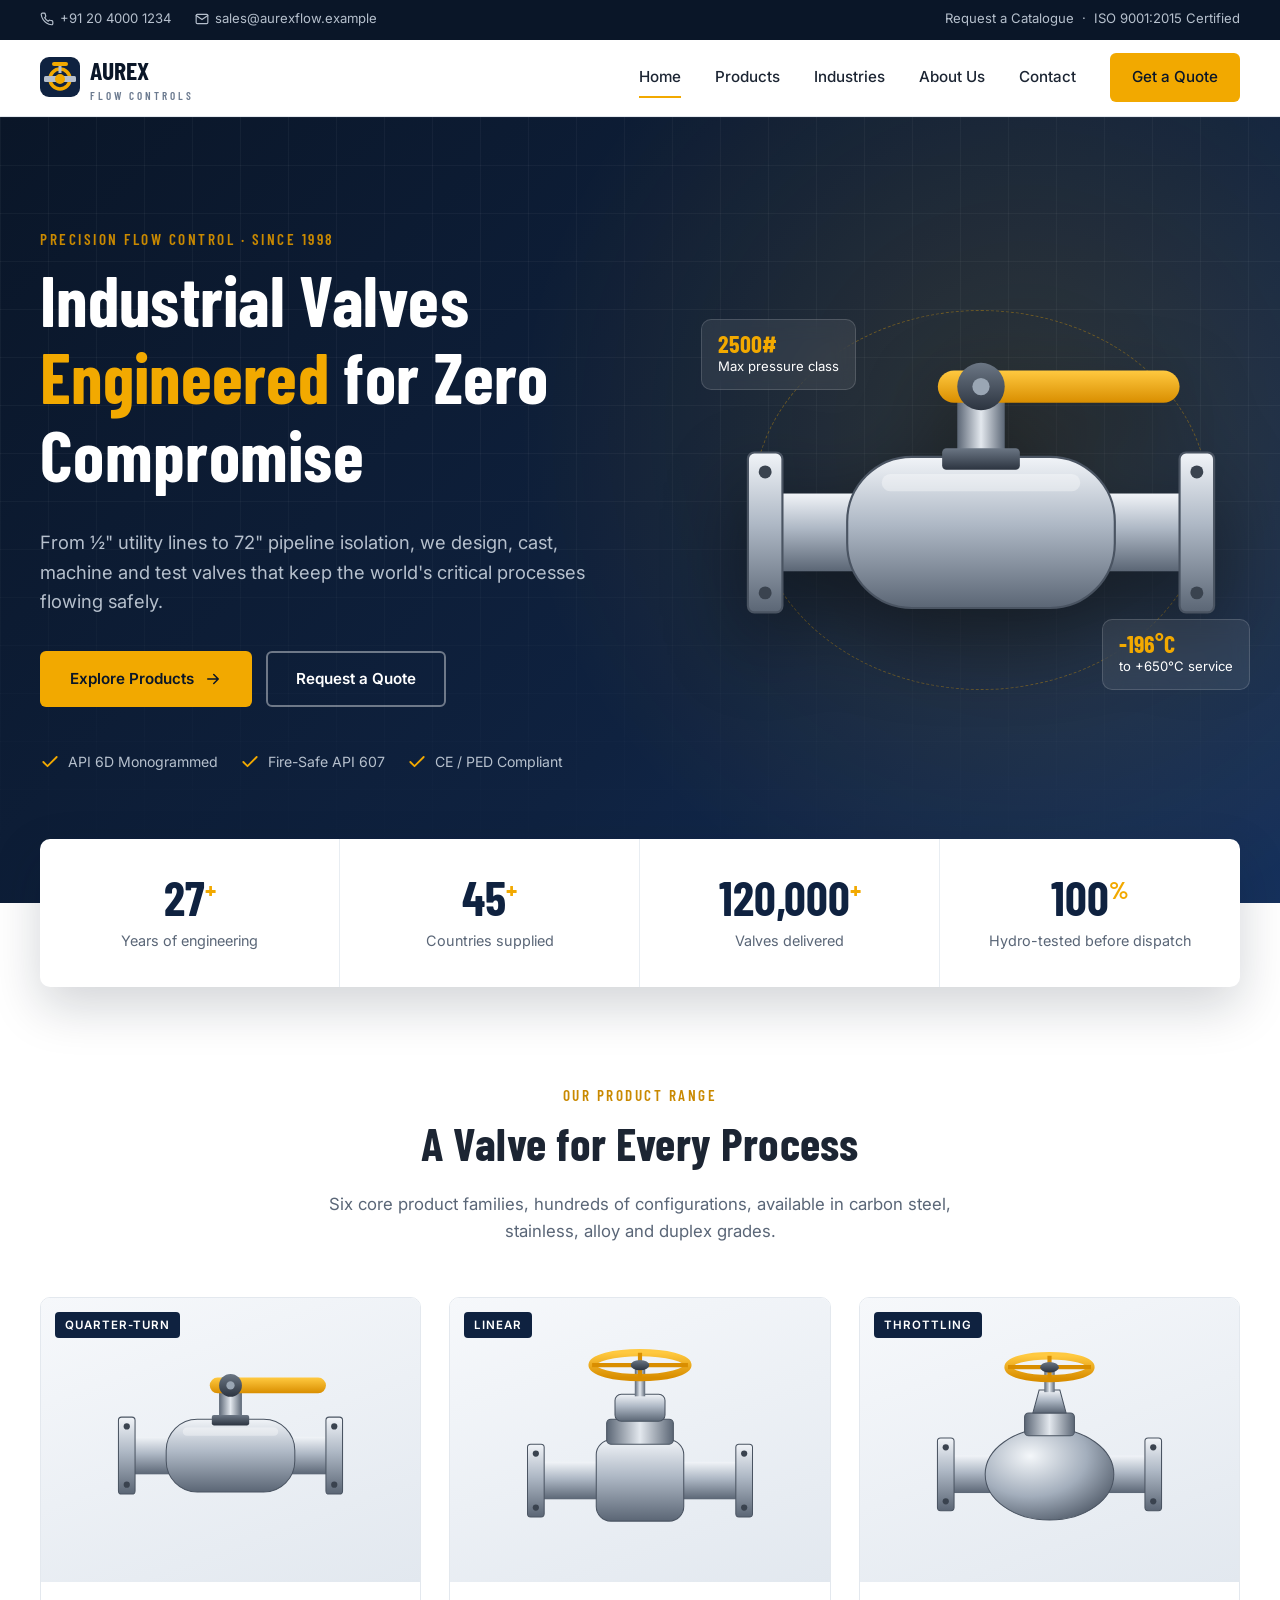
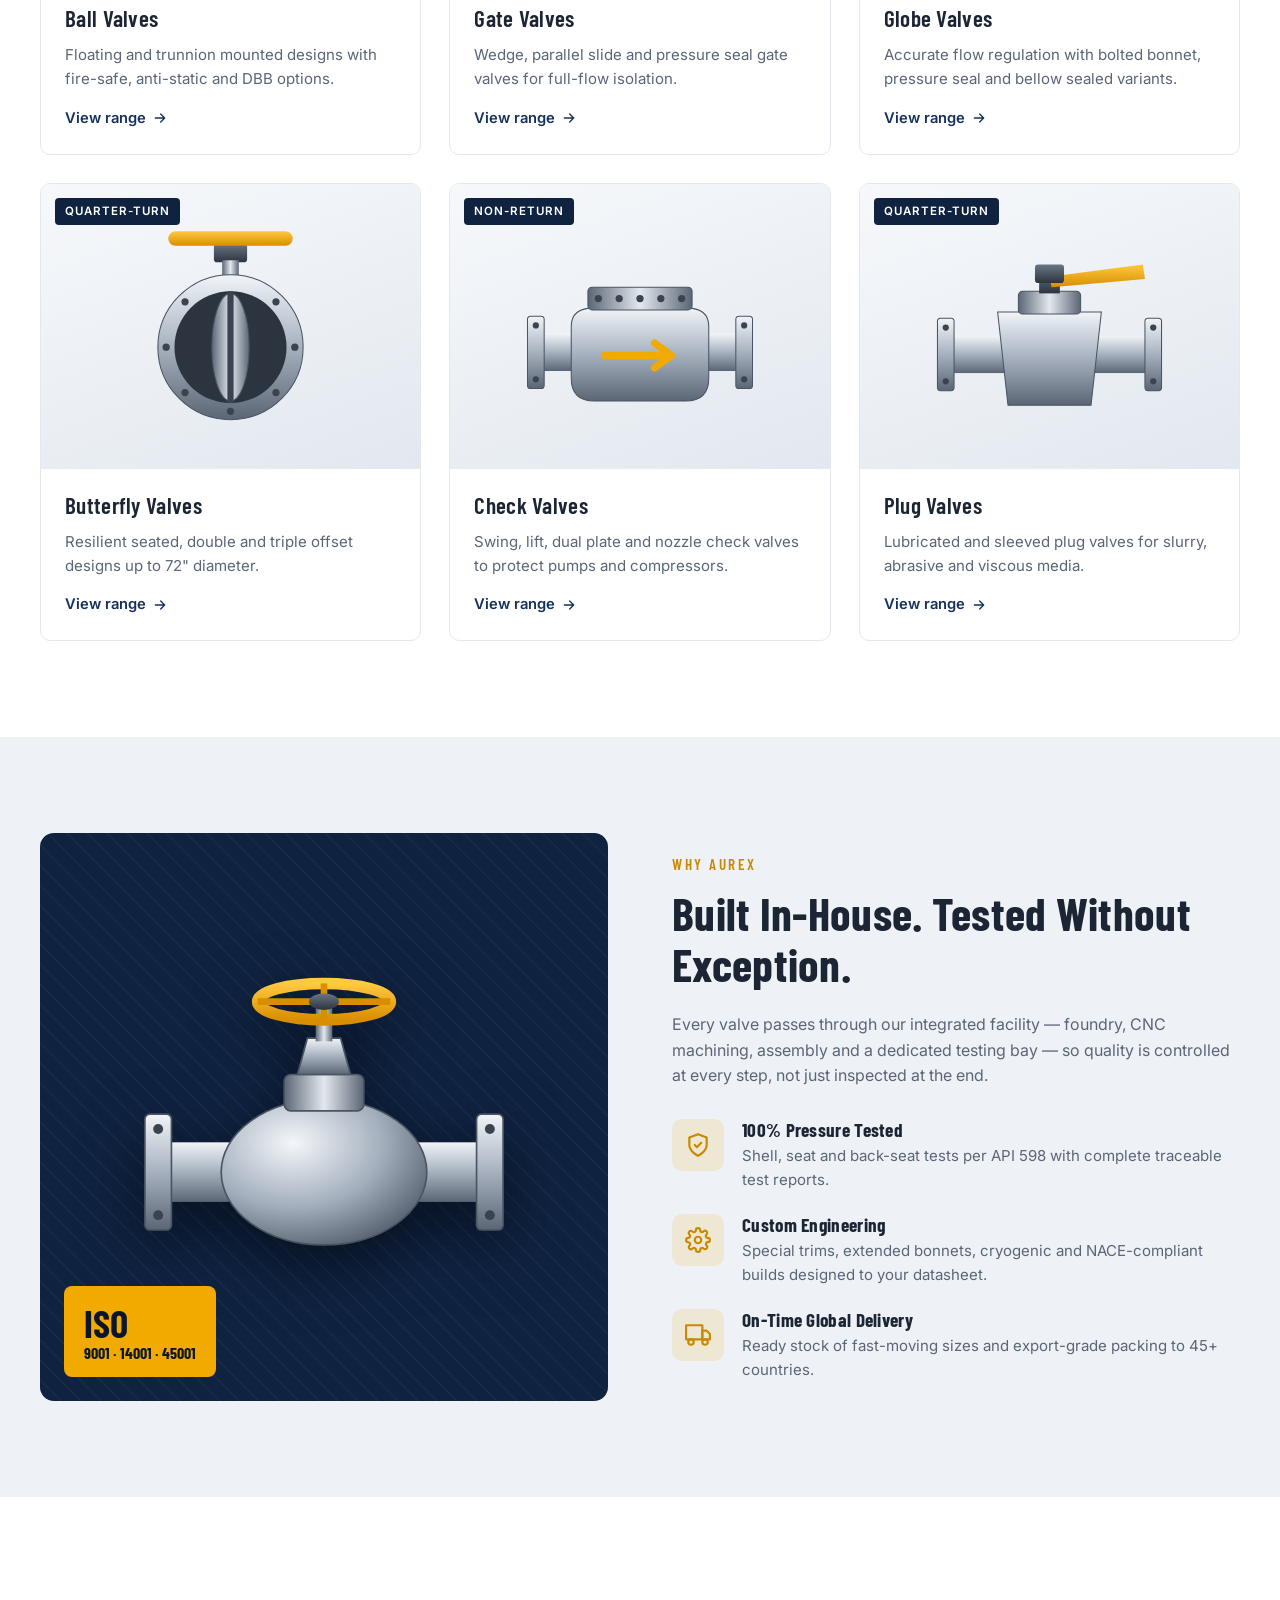
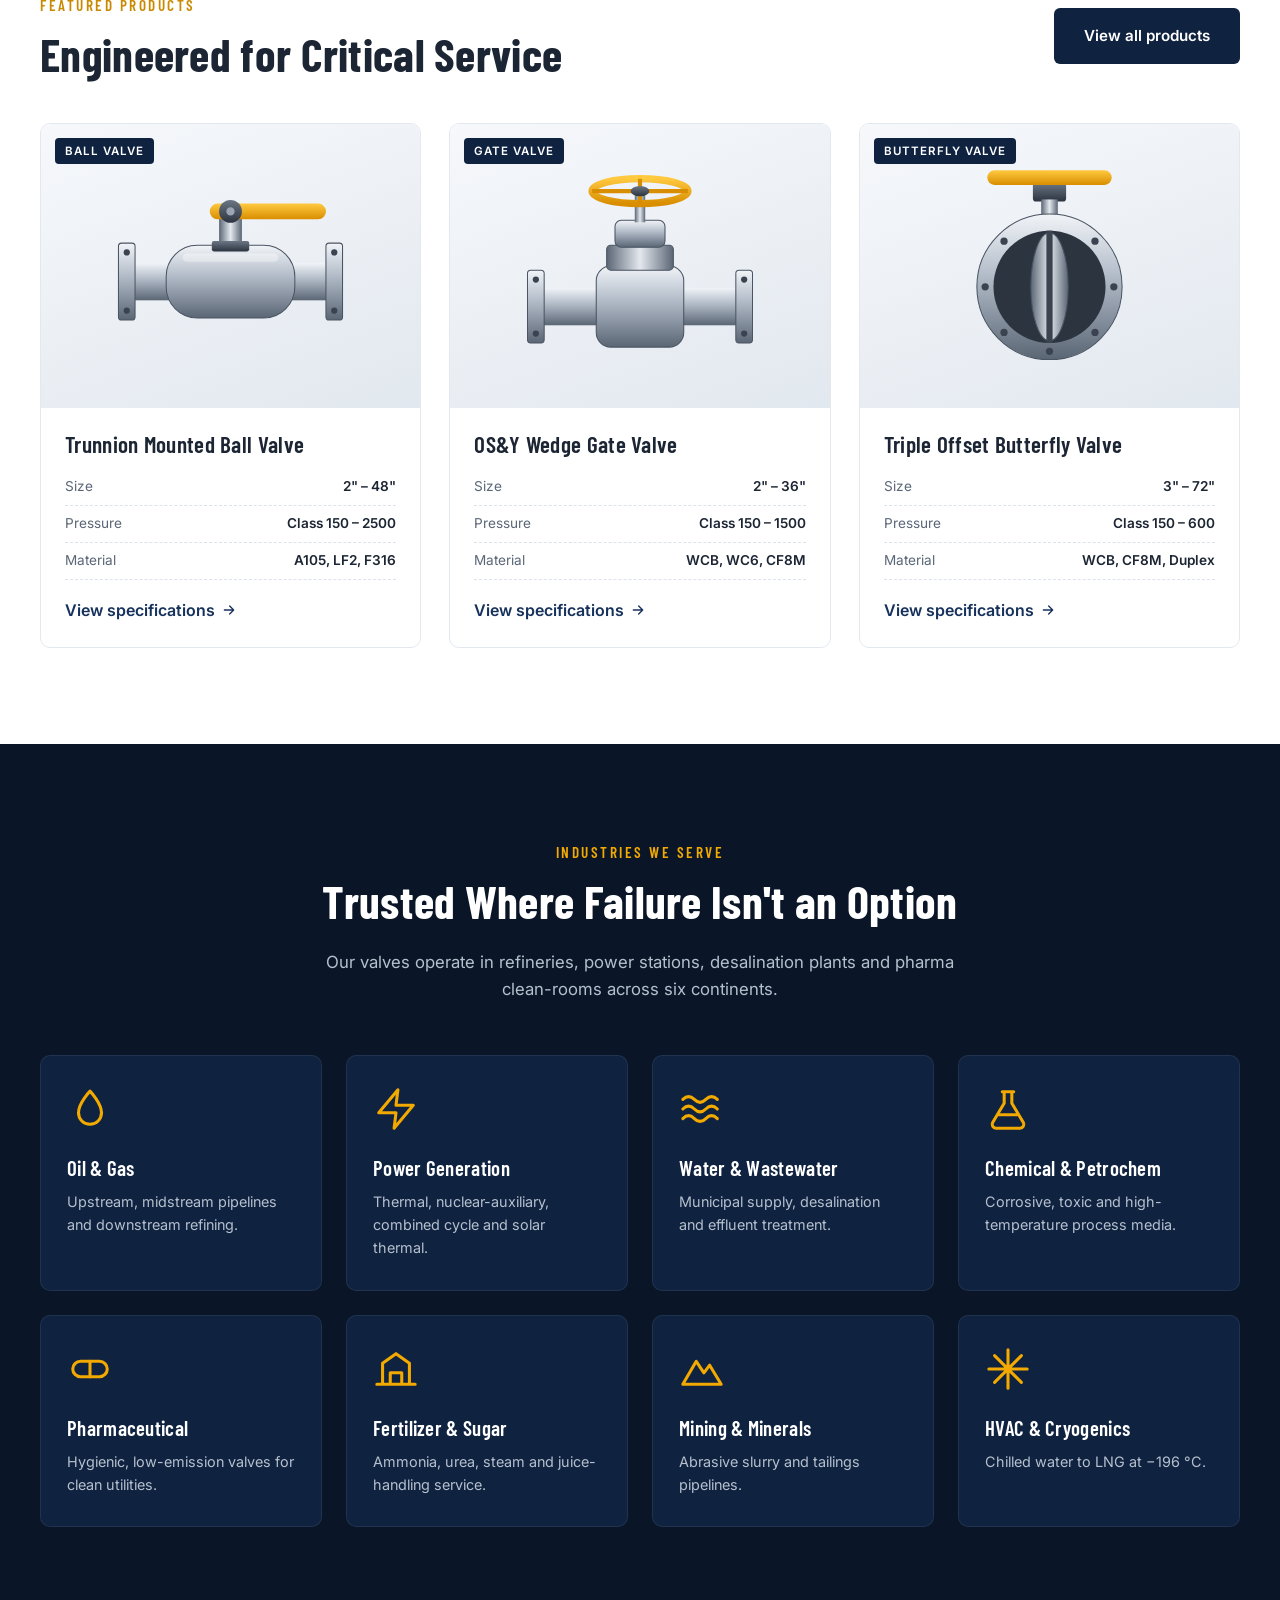
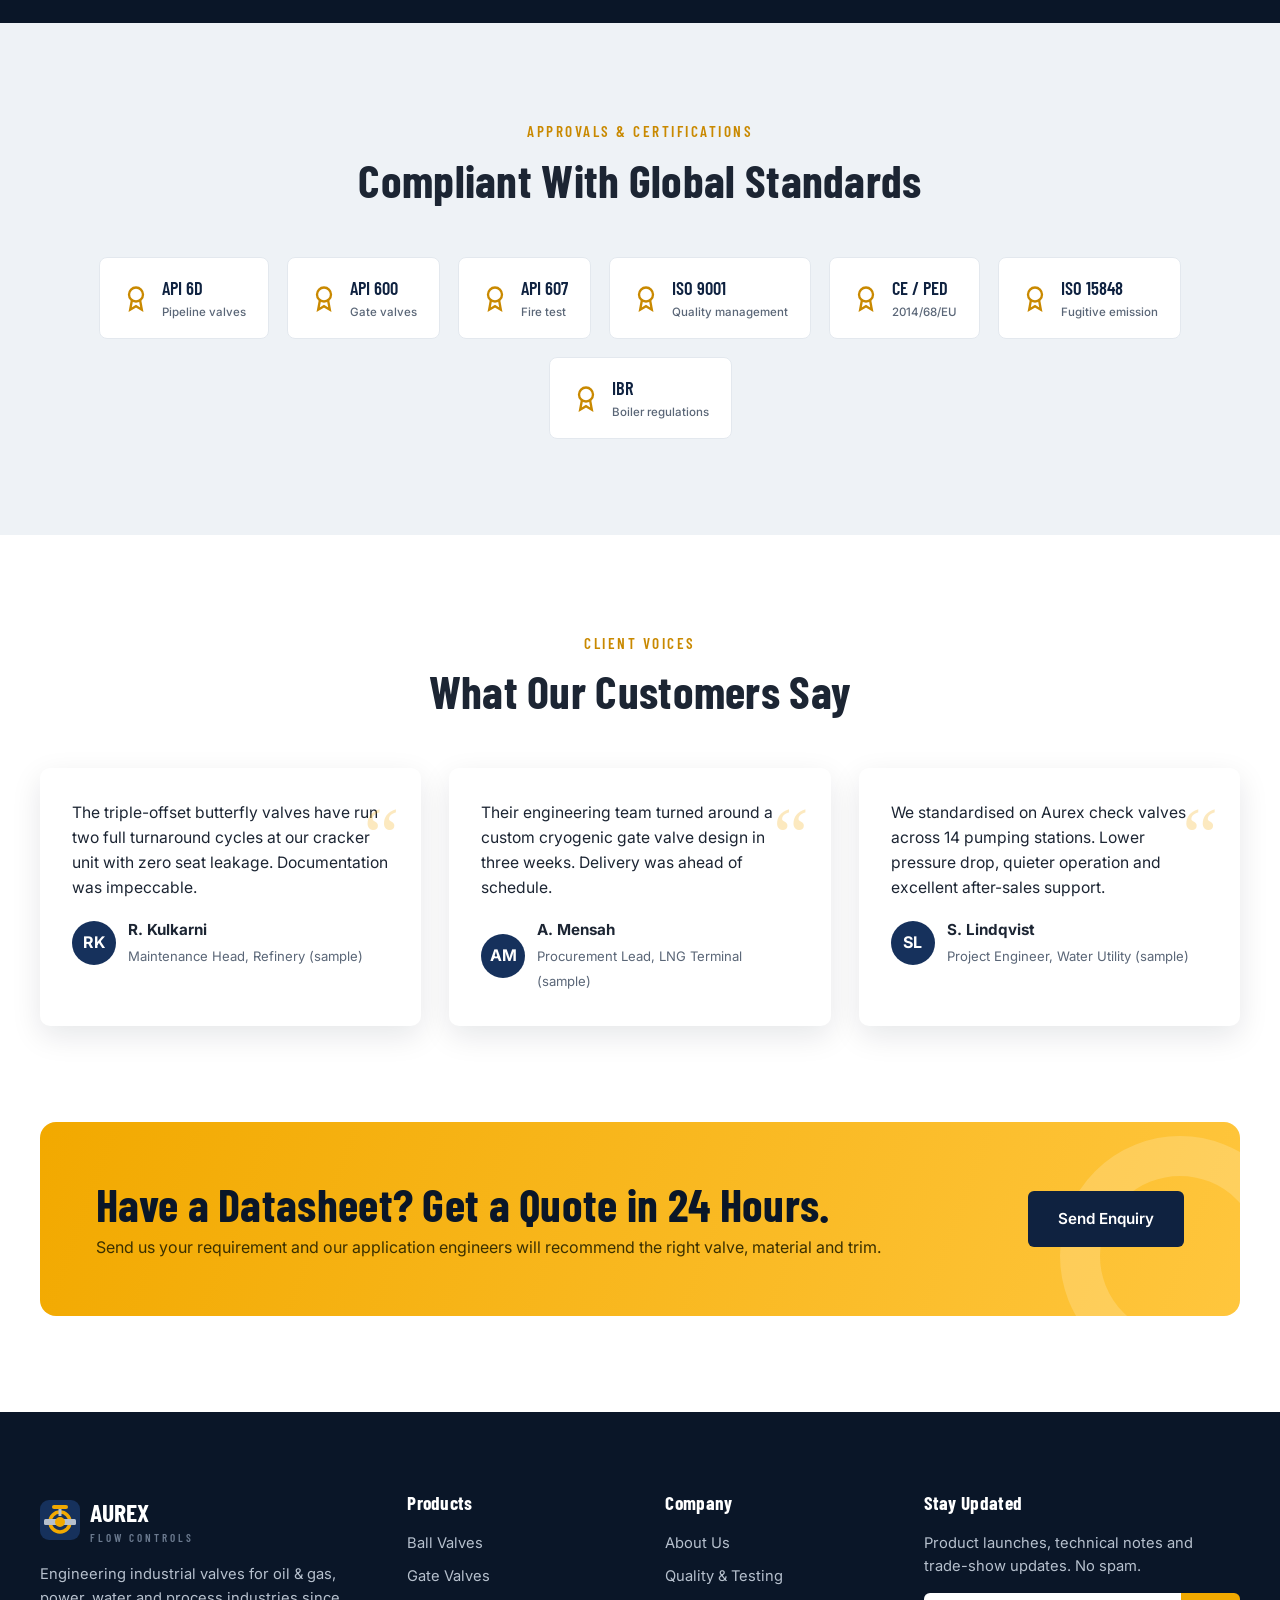
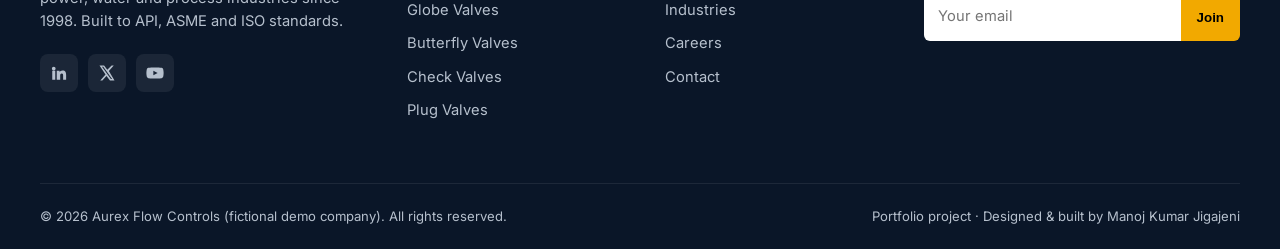
<file: index.html>
<!DOCTYPE html>
<html lang="en">
<head>
  <meta charset="UTF-8">
  <meta name="viewport" content="width=device-width, initial-scale=1.0">
  <title>Aurex Flow Controls</title>
  <meta name="description" content="Aurex Flow Controls manufactures ball, gate, globe, butterfly, check and plug valves for oil & gas, power, water and process industries.">
  <link rel="icon" href="assets/ball.svg" type="image/svg+xml">
  <link rel="preconnect" href="https://fonts.googleapis.com">
  <link rel="preconnect" href="https://fonts.gstatic.com" crossorigin>
  <link href="https://fonts.googleapis.com/css2?family=Barlow+Condensed:wght@500;600;700&family=Inter:wght@400;500;600;700&display=swap" rel="stylesheet">
  <link rel="stylesheet" href="css/style.css">
</head>
<body data-page="home">
  <div id="site-header"></div>

  <main>
    <!-- Hero -->
    <section class="hero">
      <div class="container">
        <div>
          <span class="eyebrow">Precision Flow Control · Since 1998</span>
          <h1>Industrial Valves <span>Engineered</span> for Zero Compromise</h1>
          <p class="lead">From ½" utility lines to 72" pipeline isolation, we design, cast, machine and test valves that keep the world's critical processes flowing safely.</p>
          <div class="hero-actions">
            <a href="products.html" class="btn btn--primary">Explore Products
              <svg viewBox="0 0 24 24" fill="none" stroke="currentColor" stroke-width="2" stroke-linecap="round" stroke-linejoin="round"><path d="M5 12h14M13 6l6 6-6 6"/></svg>
            </a>
            <a href="contact.html#enquiry" class="btn btn--ghost">Request a Quote</a>
          </div>
          <div class="hero-badges">
            <div><svg viewBox="0 0 24 24" fill="none" stroke="currentColor" stroke-width="2.2" stroke-linecap="round" stroke-linejoin="round"><path d="M20 6 9 17l-5-5"/></svg>API 6D Monogrammed</div>
            <div><svg viewBox="0 0 24 24" fill="none" stroke="currentColor" stroke-width="2.2" stroke-linecap="round" stroke-linejoin="round"><path d="M20 6 9 17l-5-5"/></svg>Fire-Safe API 607</div>
            <div><svg viewBox="0 0 24 24" fill="none" stroke="currentColor" stroke-width="2.2" stroke-linecap="round" stroke-linejoin="round"><path d="M20 6 9 17l-5-5"/></svg>CE / PED Compliant</div>
          </div>
        </div>
        <div class="hero-visual">
          <div class="ring"></div>
          <img src="assets/ball.svg" alt="Trunnion mounted ball valve illustration">
          <div class="hero-chip c1"><strong>2500#</strong>Max pressure class</div>
          <div class="hero-chip c2"><strong>-196°C</strong>to +650°C service</div>
        </div>
      </div>
    </section>

    <!-- Stats -->
    <section class="stats">
      <div class="container">
        <div class="stats-grid reveal">
          <div class="stat"><div class="num" data-count="27">0<sup>+</sup></div><p>Years of engineering</p></div>
          <div class="stat"><div class="num" data-count="45">0<sup>+</sup></div><p>Countries supplied</p></div>
          <div class="stat"><div class="num" data-count="120000">0<sup>+</sup></div><p>Valves delivered</p></div>
          <div class="stat"><div class="num" data-count="100">0<sup>%</sup></div><p>Hydro-tested before dispatch</p></div>
        </div>
      </div>
    </section>

    <!-- Categories -->
    <section class="section">
      <div class="container">
        <div class="section-head center reveal">
          <span class="eyebrow">Our Product Range</span>
          <h2>A Valve for Every Process</h2>
          <p>Six core product families, hundreds of configurations, available in carbon steel, stainless, alloy and duplex grades.</p>
        </div>
        <div class="grid-3">
          <a href="products.html?type=ball" class="card reveal">
            <div class="card-media"><span class="tag">Quarter-turn</span><img src="assets/ball.svg" alt="Ball valve"></div>
            <div class="card-body"><h3>Ball Valves</h3><p>Floating and trunnion mounted designs with fire-safe, anti-static and DBB options.</p><span class="card-link">View range <svg viewBox="0 0 24 24" fill="none" stroke="currentColor" stroke-width="2" stroke-linecap="round" stroke-linejoin="round"><path d="M5 12h14M13 6l6 6-6 6"/></svg></span></div>
          </a>
          <a href="products.html?type=gate" class="card reveal">
            <div class="card-media"><span class="tag">Linear</span><img src="assets/gate.svg" alt="Gate valve"></div>
            <div class="card-body"><h3>Gate Valves</h3><p>Wedge, parallel slide and pressure seal gate valves for full-flow isolation.</p><span class="card-link">View range <svg viewBox="0 0 24 24" fill="none" stroke="currentColor" stroke-width="2" stroke-linecap="round" stroke-linejoin="round"><path d="M5 12h14M13 6l6 6-6 6"/></svg></span></div>
          </a>
          <a href="products.html?type=globe" class="card reveal">
            <div class="card-media"><span class="tag">Throttling</span><img src="assets/globe.svg" alt="Globe valve"></div>
            <div class="card-body"><h3>Globe Valves</h3><p>Accurate flow regulation with bolted bonnet, pressure seal and bellow sealed variants.</p><span class="card-link">View range <svg viewBox="0 0 24 24" fill="none" stroke="currentColor" stroke-width="2" stroke-linecap="round" stroke-linejoin="round"><path d="M5 12h14M13 6l6 6-6 6"/></svg></span></div>
          </a>
          <a href="products.html?type=butterfly" class="card reveal">
            <div class="card-media"><span class="tag">Quarter-turn</span><img src="assets/butterfly.svg" alt="Butterfly valve"></div>
            <div class="card-body"><h3>Butterfly Valves</h3><p>Resilient seated, double and triple offset designs up to 72" diameter.</p><span class="card-link">View range <svg viewBox="0 0 24 24" fill="none" stroke="currentColor" stroke-width="2" stroke-linecap="round" stroke-linejoin="round"><path d="M5 12h14M13 6l6 6-6 6"/></svg></span></div>
          </a>
          <a href="products.html?type=check" class="card reveal">
            <div class="card-media"><span class="tag">Non-return</span><img src="assets/check.svg" alt="Check valve"></div>
            <div class="card-body"><h3>Check Valves</h3><p>Swing, lift, dual plate and nozzle check valves to protect pumps and compressors.</p><span class="card-link">View range <svg viewBox="0 0 24 24" fill="none" stroke="currentColor" stroke-width="2" stroke-linecap="round" stroke-linejoin="round"><path d="M5 12h14M13 6l6 6-6 6"/></svg></span></div>
          </a>
          <a href="products.html?type=plug" class="card reveal">
            <div class="card-media"><span class="tag">Quarter-turn</span><img src="assets/plug.svg" alt="Plug valve"></div>
            <div class="card-body"><h3>Plug Valves</h3><p>Lubricated and sleeved plug valves for slurry, abrasive and viscous media.</p><span class="card-link">View range <svg viewBox="0 0 24 24" fill="none" stroke="currentColor" stroke-width="2" stroke-linecap="round" stroke-linejoin="round"><path d="M5 12h14M13 6l6 6-6 6"/></svg></span></div>
          </a>
        </div>
      </div>
    </section>

    <!-- Why us -->
    <section class="section section--alt">
      <div class="container split">
        <div class="media-frame reveal">
          <img src="assets/globe.svg" alt="Globe valve illustration">
          <div class="media-badge"><strong>ISO</strong>9001 · 14001 · 45001</div>
        </div>
        <div class="reveal">
          <span class="eyebrow">Why Aurex</span>
          <h2>Built In-House. Tested Without Exception.</h2>
          <p style="color:var(--muted)">Every valve passes through our integrated facility — foundry, CNC machining, assembly and a dedicated testing bay — so quality is controlled at every step, not just inspected at the end.</p>
          <div class="feature-list">
            <div class="feature">
              <div class="icon"><svg viewBox="0 0 24 24" fill="none" stroke="currentColor" stroke-width="2" stroke-linecap="round" stroke-linejoin="round"><path d="M12 22s8-4 8-10V5l-8-3-8 3v7c0 6 8 10 8 10z"/><path d="m9 12 2 2 4-4"/></svg></div>
              <div><h4>100% Pressure Tested</h4><p>Shell, seat and back-seat tests per API 598 with complete traceable test reports.</p></div>
            </div>
            <div class="feature">
              <div class="icon"><svg viewBox="0 0 24 24" fill="none" stroke="currentColor" stroke-width="2" stroke-linecap="round" stroke-linejoin="round"><circle cx="12" cy="12" r="3"/><path d="M19.4 15a1.7 1.7 0 0 0 .3 1.8l.1.1a2 2 0 1 1-2.8 2.8l-.1-.1a1.7 1.7 0 0 0-1.8-.3 1.7 1.7 0 0 0-1 1.5V21a2 2 0 1 1-4 0v-.1a1.7 1.7 0 0 0-1.1-1.5 1.7 1.7 0 0 0-1.8.3l-.1.1a2 2 0 1 1-2.8-2.8l.1-.1a1.7 1.7 0 0 0 .3-1.8 1.7 1.7 0 0 0-1.5-1H3a2 2 0 1 1 0-4h.1a1.7 1.7 0 0 0 1.5-1.1 1.7 1.7 0 0 0-.3-1.8l-.1-.1a2 2 0 1 1 2.8-2.8l.1.1a1.7 1.7 0 0 0 1.8.3H9a1.7 1.7 0 0 0 1-1.5V3a2 2 0 1 1 4 0v.1a1.7 1.7 0 0 0 1 1.5 1.7 1.7 0 0 0 1.8-.3l.1-.1a2 2 0 1 1 2.8 2.8l-.1.1a1.7 1.7 0 0 0-.3 1.8V9a1.7 1.7 0 0 0 1.5 1H21a2 2 0 1 1 0 4h-.1a1.7 1.7 0 0 0-1.5 1z"/></svg></div>
              <div><h4>Custom Engineering</h4><p>Special trims, extended bonnets, cryogenic and NACE-compliant builds designed to your datasheet.</p></div>
            </div>
            <div class="feature">
              <div class="icon"><svg viewBox="0 0 24 24" fill="none" stroke="currentColor" stroke-width="2" stroke-linecap="round" stroke-linejoin="round"><rect x="1" y="3" width="15" height="13"/><path d="M16 8h4l3 3v5h-7z"/><circle cx="5.5" cy="18.5" r="2.5"/><circle cx="18.5" cy="18.5" r="2.5"/></svg></div>
              <div><h4>On-Time Global Delivery</h4><p>Ready stock of fast-moving sizes and export-grade packing to 45+ countries.</p></div>
            </div>
          </div>
        </div>
      </div>
    </section>

    <!-- Featured -->
    <section class="section">
      <div class="container">
        <div class="toolbar reveal" style="margin-bottom:44px">
          <div class="section-head" style="margin:0">
            <span class="eyebrow">Featured Products</span>
            <h2 style="margin:0">Engineered for Critical Service</h2>
          </div>
          <a href="products.html" class="btn btn--dark">View all products</a>
        </div>
        <div class="grid-3" id="featured"></div>
      </div>
    </section>

    <!-- Industries -->
    <section class="section section--dark" id="industries">
      <div class="container">
        <div class="section-head center reveal">
          <span class="eyebrow">Industries We Serve</span>
          <h2>Trusted Where Failure Isn't an Option</h2>
          <p>Our valves operate in refineries, power stations, desalination plants and pharma clean-rooms across six continents.</p>
        </div>
        <div class="grid-4">
          <div class="industry reveal">
            <svg class="icon" viewBox="0 0 24 24" fill="none" stroke="currentColor" stroke-width="1.6" stroke-linecap="round" stroke-linejoin="round"><path d="M12 2.7S6 9 6 14a6 6 0 0 0 12 0c0-5-6-11.3-6-11.3z"/></svg>
            <h3>Oil &amp; Gas</h3><p>Upstream, midstream pipelines and downstream refining.</p>
          </div>
          <div class="industry reveal">
            <svg class="icon" viewBox="0 0 24 24" fill="none" stroke="currentColor" stroke-width="1.6" stroke-linecap="round" stroke-linejoin="round"><path d="M13 2 3 14h9l-1 8 10-12h-9z"/></svg>
            <h3>Power Generation</h3><p>Thermal, nuclear-auxiliary, combined cycle and solar thermal.</p>
          </div>
          <div class="industry reveal">
            <svg class="icon" viewBox="0 0 24 24" fill="none" stroke="currentColor" stroke-width="1.6" stroke-linecap="round" stroke-linejoin="round"><path d="M2 12c2-2 4-2 6 0s4 2 6 0 4-2 6 0M2 17c2-2 4-2 6 0s4 2 6 0 4-2 6 0M2 7c2-2 4-2 6 0s4 2 6 0 4-2 6 0"/></svg>
            <h3>Water &amp; Wastewater</h3><p>Municipal supply, desalination and effluent treatment.</p>
          </div>
          <div class="industry reveal">
            <svg class="icon" viewBox="0 0 24 24" fill="none" stroke="currentColor" stroke-width="1.6" stroke-linecap="round" stroke-linejoin="round"><path d="M9 3h6M10 3v6L4 19a2 2 0 0 0 1.7 3h12.6a2 2 0 0 0 1.7-3L14 9V3"/><path d="M7 15h10"/></svg>
            <h3>Chemical &amp; Petrochem</h3><p>Corrosive, toxic and high-temperature process media.</p>
          </div>
          <div class="industry reveal">
            <svg class="icon" viewBox="0 0 24 24" fill="none" stroke="currentColor" stroke-width="1.6" stroke-linecap="round" stroke-linejoin="round"><rect x="3" y="8" width="18" height="8" rx="4"/><path d="M12 8v8"/></svg>
            <h3>Pharmaceutical</h3><p>Hygienic, low-emission valves for clean utilities.</p>
          </div>
          <div class="industry reveal">
            <svg class="icon" viewBox="0 0 24 24" fill="none" stroke="currentColor" stroke-width="1.6" stroke-linecap="round" stroke-linejoin="round"><path d="M2 20h20M5 20V9l7-5 7 5v11M9 20v-6h6v6"/></svg>
            <h3>Fertilizer &amp; Sugar</h3><p>Ammonia, urea, steam and juice-handling service.</p>
          </div>
          <div class="industry reveal">
            <svg class="icon" viewBox="0 0 24 24" fill="none" stroke="currentColor" stroke-width="1.6" stroke-linecap="round" stroke-linejoin="round"><path d="m2 20 7-12 4 6 3-4 6 10z"/></svg>
            <h3>Mining &amp; Minerals</h3><p>Abrasive slurry and tailings pipelines.</p>
          </div>
          <div class="industry reveal">
            <svg class="icon" viewBox="0 0 24 24" fill="none" stroke="currentColor" stroke-width="1.6" stroke-linecap="round" stroke-linejoin="round"><path d="M12 2v20M2 12h20M5 5l14 14M19 5 5 19"/></svg>
            <h3>HVAC &amp; Cryogenics</h3><p>Chilled water to LNG at −196 °C.</p>
          </div>
        </div>
      </div>
    </section>

    <!-- Certifications -->
    <section class="section section--alt">
      <div class="container">
        <div class="section-head center reveal">
          <span class="eyebrow">Approvals &amp; Certifications</span>
          <h2>Compliant With Global Standards</h2>
        </div>
        <div class="certs reveal">
          <div class="cert"><svg viewBox="0 0 24 24" fill="none" stroke="currentColor" stroke-width="2"><circle cx="12" cy="9" r="6"/><path d="m8.5 14-1.5 8 5-3 5 3-1.5-8"/></svg><div>API 6D<small>Pipeline valves</small></div></div>
          <div class="cert"><svg viewBox="0 0 24 24" fill="none" stroke="currentColor" stroke-width="2"><circle cx="12" cy="9" r="6"/><path d="m8.5 14-1.5 8 5-3 5 3-1.5-8"/></svg><div>API 600<small>Gate valves</small></div></div>
          <div class="cert"><svg viewBox="0 0 24 24" fill="none" stroke="currentColor" stroke-width="2"><circle cx="12" cy="9" r="6"/><path d="m8.5 14-1.5 8 5-3 5 3-1.5-8"/></svg><div>API 607<small>Fire test</small></div></div>
          <div class="cert"><svg viewBox="0 0 24 24" fill="none" stroke="currentColor" stroke-width="2"><circle cx="12" cy="9" r="6"/><path d="m8.5 14-1.5 8 5-3 5 3-1.5-8"/></svg><div>ISO 9001<small>Quality management</small></div></div>
          <div class="cert"><svg viewBox="0 0 24 24" fill="none" stroke="currentColor" stroke-width="2"><circle cx="12" cy="9" r="6"/><path d="m8.5 14-1.5 8 5-3 5 3-1.5-8"/></svg><div>CE / PED<small>2014/68/EU</small></div></div>
          <div class="cert"><svg viewBox="0 0 24 24" fill="none" stroke="currentColor" stroke-width="2"><circle cx="12" cy="9" r="6"/><path d="m8.5 14-1.5 8 5-3 5 3-1.5-8"/></svg><div>ISO 15848<small>Fugitive emission</small></div></div>
          <div class="cert"><svg viewBox="0 0 24 24" fill="none" stroke="currentColor" stroke-width="2"><circle cx="12" cy="9" r="6"/><path d="m8.5 14-1.5 8 5-3 5 3-1.5-8"/></svg><div>IBR<small>Boiler regulations</small></div></div>
        </div>
      </div>
    </section>

    <!-- Testimonials -->
    <section class="section">
      <div class="container">
        <div class="section-head center reveal">
          <span class="eyebrow">Client Voices</span>
          <h2>What Our Customers Say</h2>
        </div>
        <div class="grid-3">
          <div class="quote reveal">
            <p>The triple-offset butterfly valves have run two full turnaround cycles at our cracker unit with zero seat leakage. Documentation was impeccable.</p>
            <div class="who"><div class="avatar">RK</div><div><strong>R. Kulkarni</strong><span>Maintenance Head, Refinery (sample)</span></div></div>
          </div>
          <div class="quote reveal">
            <p>Their engineering team turned around a custom cryogenic gate valve design in three weeks. Delivery was ahead of schedule.</p>
            <div class="who"><div class="avatar">AM</div><div><strong>A. Mensah</strong><span>Procurement Lead, LNG Terminal (sample)</span></div></div>
          </div>
          <div class="quote reveal">
            <p>We standardised on Aurex check valves across 14 pumping stations. Lower pressure drop, quieter operation and excellent after-sales support.</p>
            <div class="who"><div class="avatar">SL</div><div><strong>S. Lindqvist</strong><span>Project Engineer, Water Utility (sample)</span></div></div>
          </div>
        </div>
      </div>
    </section>

    <!-- CTA -->
    <section style="padding-bottom:96px">
      <div class="container">
        <div class="cta reveal">
          <div>
            <h2>Have a Datasheet? Get a Quote in 24 Hours.</h2>
            <p>Send us your requirement and our application engineers will recommend the right valve, material and trim.</p>
          </div>
          <a href="contact.html#enquiry" class="btn btn--dark">Send Enquiry</a>
        </div>
      </div>
    </section>
  </main>

  <!-- Spec modal -->
  <div class="modal" id="modal" role="dialog" aria-modal="true" aria-labelledby="modal-title">
    <div class="modal-backdrop" data-close></div>
    <div class="modal-box">
      <button class="modal-close" data-close aria-label="Close">×</button>
      <div class="modal-media"></div>
      <div class="modal-content"></div>
    </div>
  </div>

  <div id="site-footer"></div>
  <script src="js/main.js"></script>
</body>
</html>
</file>
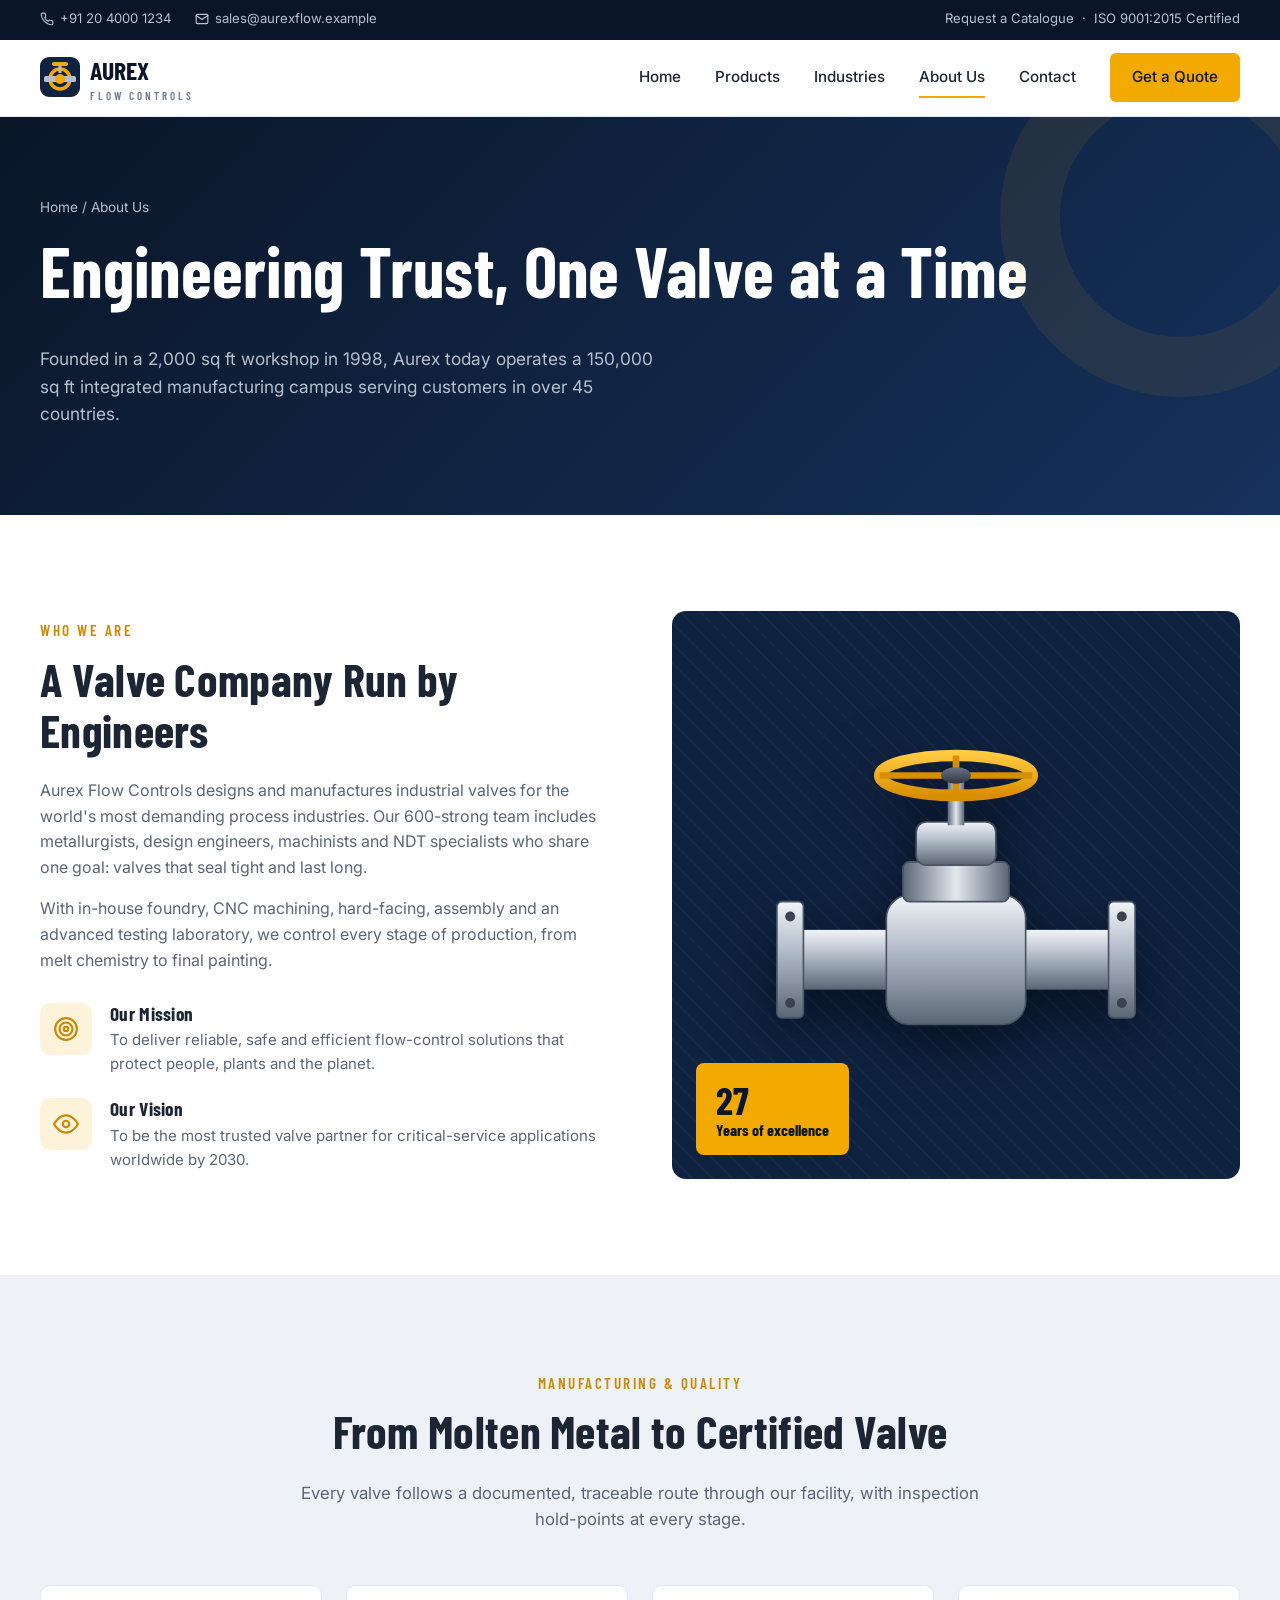
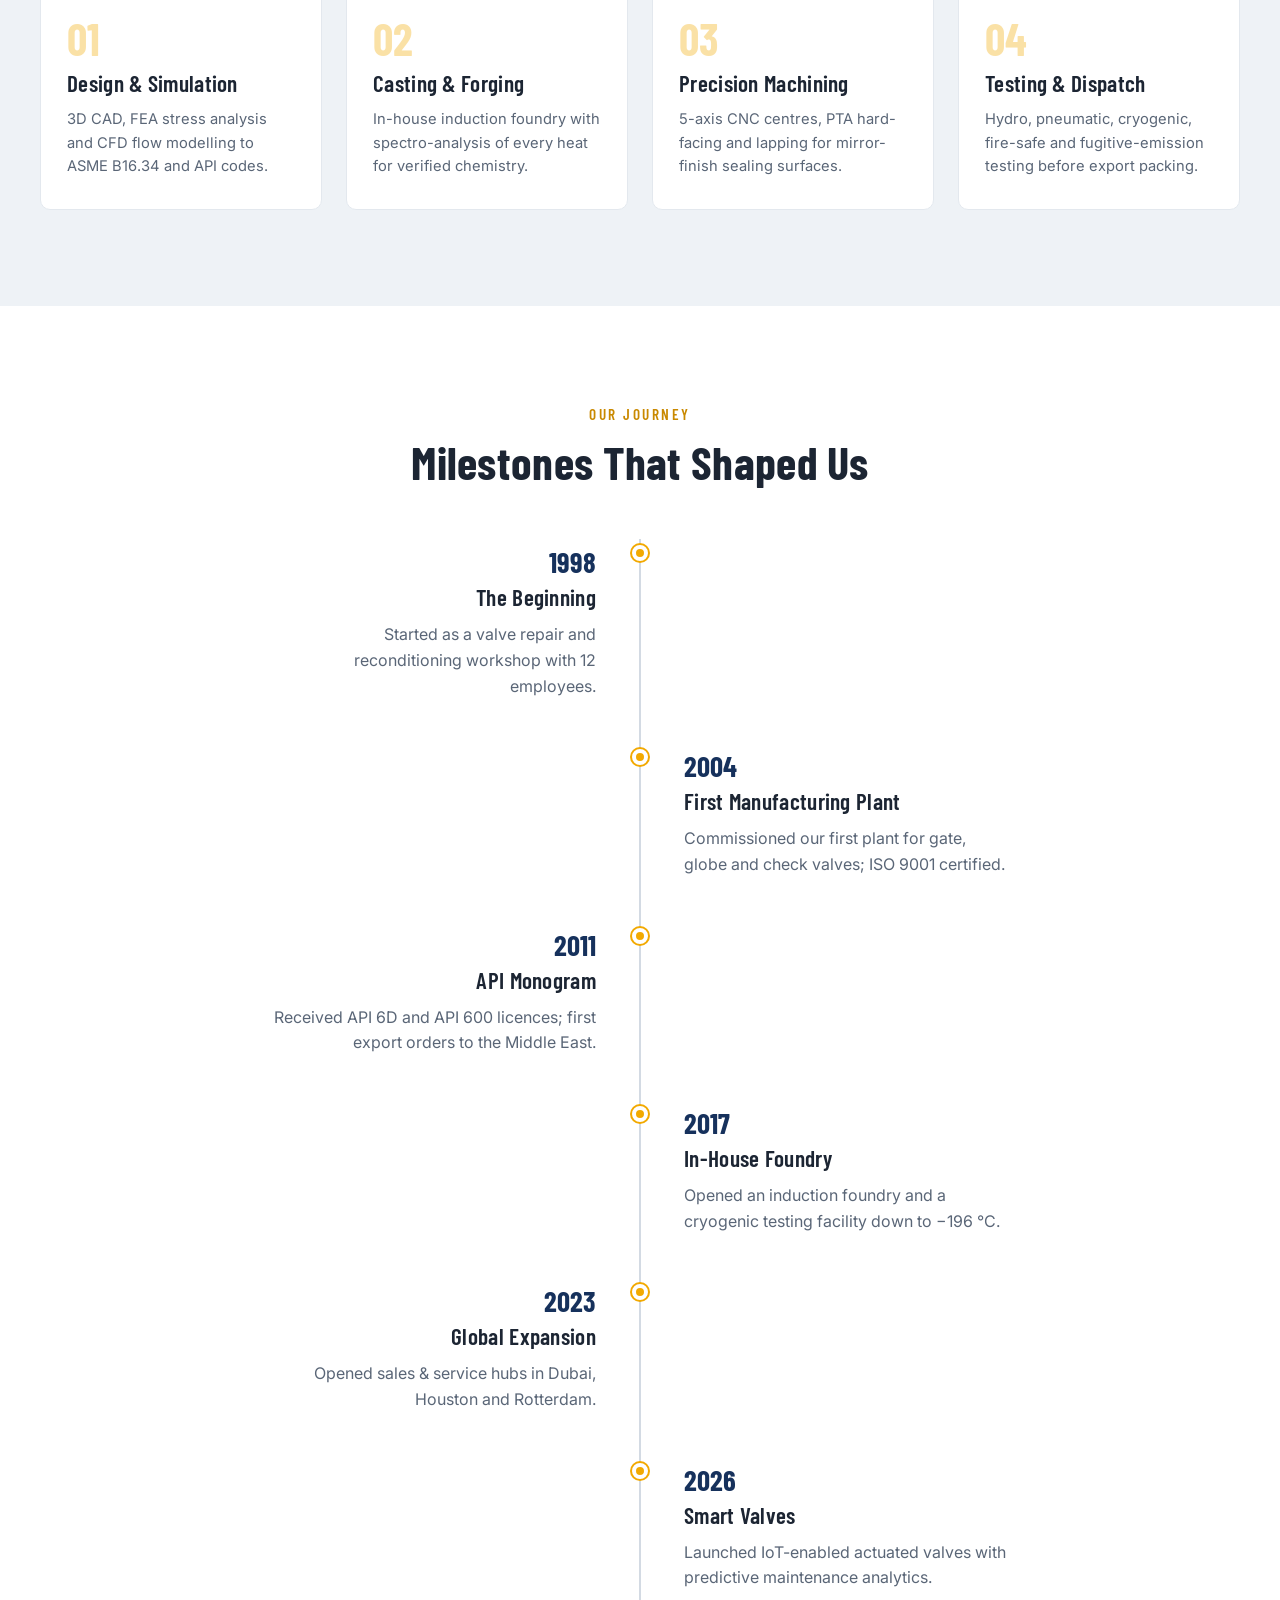
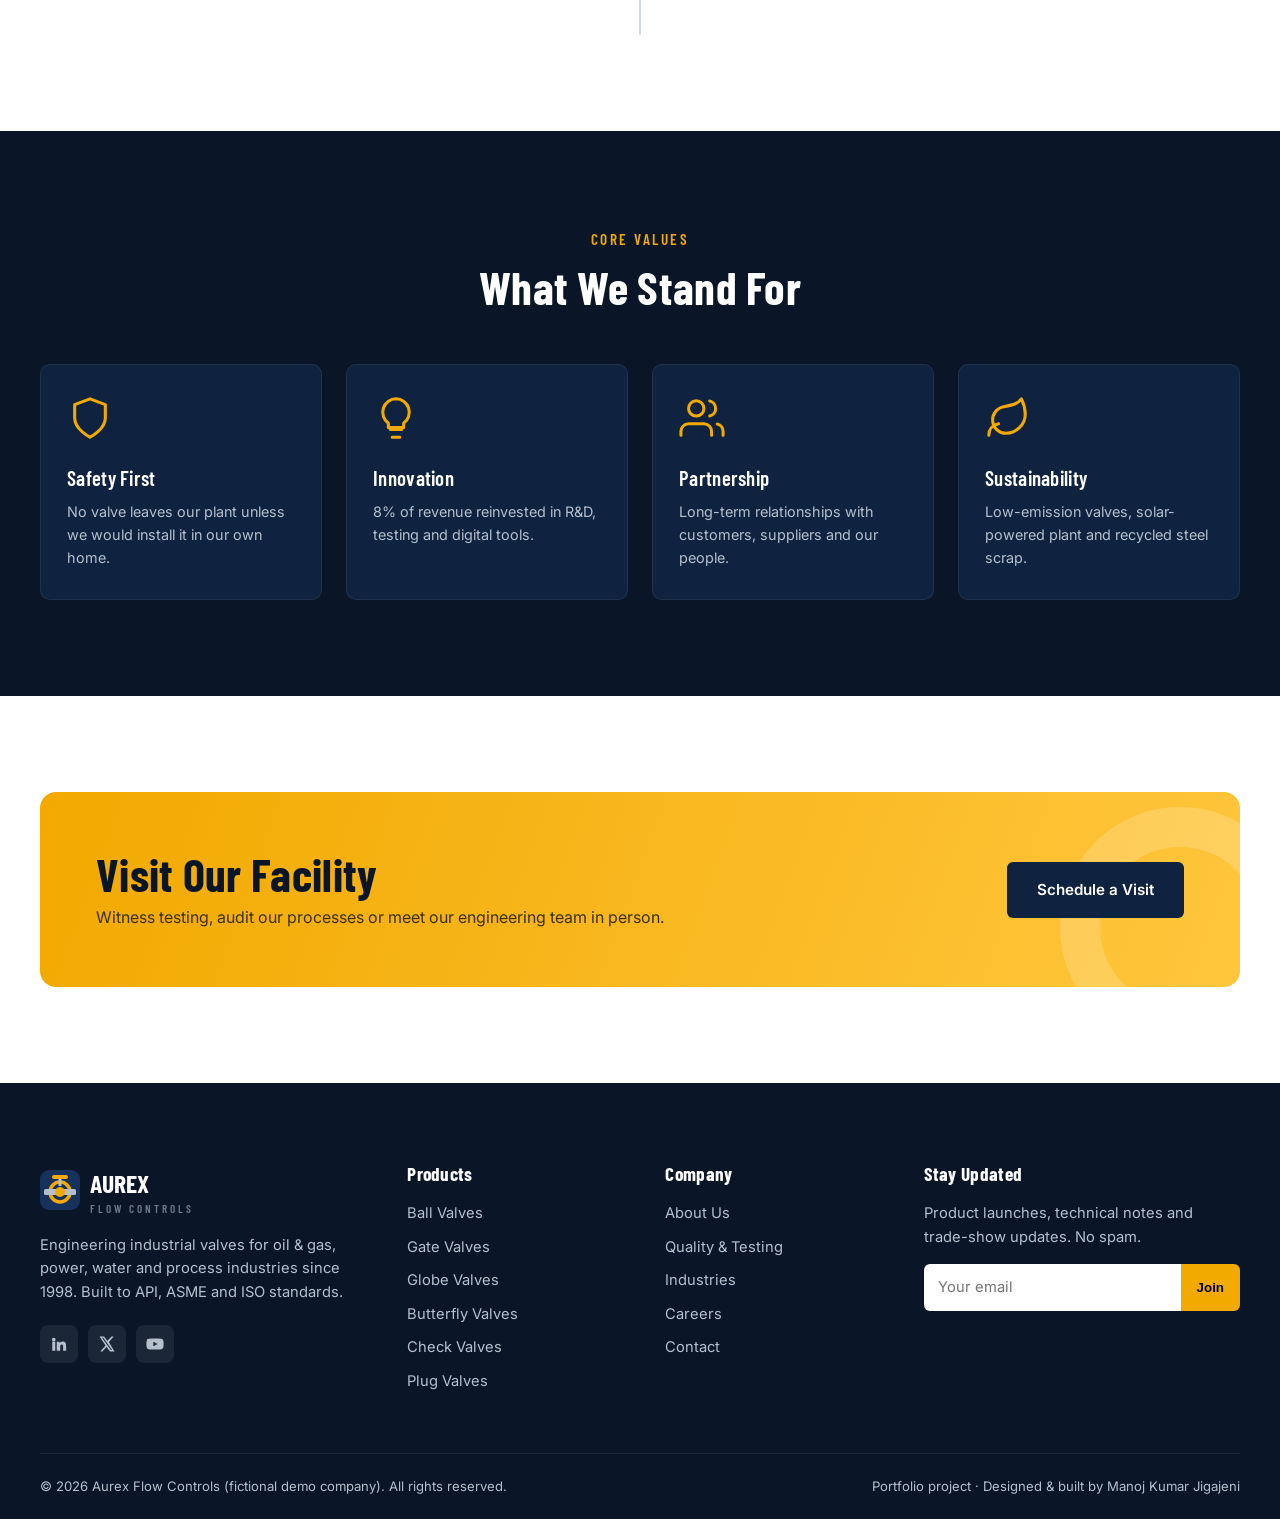
<file: about.html>
<!DOCTYPE html>
<html lang="en">
<head>
  <meta charset="UTF-8">
  <meta name="viewport" content="width=device-width, initial-scale=1.0">
  <title>About Us | Aurex Flow Controls</title>
  <meta name="description" content="Learn about Aurex Flow Controls, our history, manufacturing process and commitment to quality.">
  <link rel="icon" href="assets/ball.svg" type="image/svg+xml">
  <link rel="preconnect" href="https://fonts.googleapis.com">
  <link rel="preconnect" href="https://fonts.gstatic.com" crossorigin>
  <link href="https://fonts.googleapis.com/css2?family=Barlow+Condensed:wght@500;600;700&family=Inter:wght@400;500;600;700&display=swap" rel="stylesheet">
  <link rel="stylesheet" href="css/style.css">
</head>
<body data-page="about">
  <div id="site-header"></div>

  <main>
    <section class="page-hero">
      <div class="container">
        <div class="breadcrumb"><a href="index.html">Home</a> / About Us</div>
        <h1>Engineering Trust, One Valve at a Time</h1>
        <p>Founded in a 2,000 sq ft workshop in 1998, Aurex today operates a 150,000 sq ft integrated manufacturing campus serving customers in over 45 countries.</p>
      </div>
    </section>

    <!-- Intro -->
    <section class="section">
      <div class="container split">
        <div class="reveal">
          <span class="eyebrow">Who We Are</span>
          <h2>A Valve Company Run by Engineers</h2>
          <p style="color:var(--muted)">Aurex Flow Controls designs and manufactures industrial valves for the world's most demanding process industries. Our 600-strong team includes metallurgists, design engineers, machinists and NDT specialists who share one goal: valves that seal tight and last long.</p>
          <p style="color:var(--muted)">With in-house foundry, CNC machining, hard-facing, assembly and an advanced testing laboratory, we control every stage of production, from melt chemistry to final painting.</p>
          <div class="feature-list">
            <div class="feature">
              <div class="icon"><svg viewBox="0 0 24 24" fill="none" stroke="currentColor" stroke-width="2" stroke-linecap="round" stroke-linejoin="round"><circle cx="12" cy="12" r="10"/><circle cx="12" cy="12" r="6"/><circle cx="12" cy="12" r="2"/></svg></div>
              <div><h4>Our Mission</h4><p>To deliver reliable, safe and efficient flow-control solutions that protect people, plants and the planet.</p></div>
            </div>
            <div class="feature">
              <div class="icon"><svg viewBox="0 0 24 24" fill="none" stroke="currentColor" stroke-width="2" stroke-linecap="round" stroke-linejoin="round"><path d="M1 12s4-8 11-8 11 8 11 8-4 8-11 8S1 12 1 12z"/><circle cx="12" cy="12" r="3"/></svg></div>
              <div><h4>Our Vision</h4><p>To be the most trusted valve partner for critical-service applications worldwide by 2030.</p></div>
            </div>
          </div>
        </div>
        <div class="media-frame reveal">
          <img src="assets/gate.svg" alt="Gate valve illustration">
          <div class="media-badge"><strong>27</strong>Years of excellence</div>
        </div>
      </div>
    </section>

    <!-- Process -->
    <section class="section section--alt" id="quality">
      <div class="container">
        <div class="section-head center reveal">
          <span class="eyebrow">Manufacturing &amp; Quality</span>
          <h2>From Molten Metal to Certified Valve</h2>
          <p>Every valve follows a documented, traceable route through our facility, with inspection hold-points at every stage.</p>
        </div>
        <div class="grid-4 steps">
          <div class="step reveal"><h3>Design &amp; Simulation</h3><p>3D CAD, FEA stress analysis and CFD flow modelling to ASME B16.34 and API codes.</p></div>
          <div class="step reveal"><h3>Casting &amp; Forging</h3><p>In-house induction foundry with spectro-analysis of every heat for verified chemistry.</p></div>
          <div class="step reveal"><h3>Precision Machining</h3><p>5-axis CNC centres, PTA hard-facing and lapping for mirror-finish sealing surfaces.</p></div>
          <div class="step reveal"><h3>Testing &amp; Dispatch</h3><p>Hydro, pneumatic, cryogenic, fire-safe and fugitive-emission testing before export packing.</p></div>
        </div>
      </div>
    </section>

    <!-- Timeline -->
    <section class="section">
      <div class="container">
        <div class="section-head center reveal">
          <span class="eyebrow">Our Journey</span>
          <h2>Milestones That Shaped Us</h2>
        </div>
        <div class="timeline">
          <div class="tl-item reveal"><div class="tl-year">1998</div><h3>The Beginning</h3><p>Started as a valve repair and reconditioning workshop with 12 employees.</p></div>
          <div class="tl-item reveal"><div class="tl-year">2004</div><h3>First Manufacturing Plant</h3><p>Commissioned our first plant for gate, globe and check valves; ISO 9001 certified.</p></div>
          <div class="tl-item reveal"><div class="tl-year">2011</div><h3>API Monogram</h3><p>Received API 6D and API 600 licences; first export orders to the Middle East.</p></div>
          <div class="tl-item reveal"><div class="tl-year">2017</div><h3>In-House Foundry</h3><p>Opened an induction foundry and a cryogenic testing facility down to −196 °C.</p></div>
          <div class="tl-item reveal"><div class="tl-year">2023</div><h3>Global Expansion</h3><p>Opened sales &amp; service hubs in Dubai, Houston and Rotterdam.</p></div>
          <div class="tl-item reveal"><div class="tl-year">2026</div><h3>Smart Valves</h3><p>Launched IoT-enabled actuated valves with predictive maintenance analytics.</p></div>
        </div>
      </div>
    </section>

    <!-- Values -->
    <section class="section section--dark">
      <div class="container">
        <div class="section-head center reveal">
          <span class="eyebrow">Core Values</span>
          <h2>What We Stand For</h2>
        </div>
        <div class="grid-4">
          <div class="industry reveal"><svg class="icon" viewBox="0 0 24 24" fill="none" stroke="currentColor" stroke-width="1.6" stroke-linecap="round" stroke-linejoin="round"><path d="M12 22s8-4 8-10V5l-8-3-8 3v7c0 6 8 10 8 10z"/></svg><h3>Safety First</h3><p>No valve leaves our plant unless we would install it in our own home.</p></div>
          <div class="industry reveal"><svg class="icon" viewBox="0 0 24 24" fill="none" stroke="currentColor" stroke-width="1.6" stroke-linecap="round" stroke-linejoin="round"><path d="M9 18h6M10 22h4M12 2a7 7 0 0 0-4 12.7V17h8v-2.3A7 7 0 0 0 12 2z"/></svg><h3>Innovation</h3><p>8% of revenue reinvested in R&amp;D, testing and digital tools.</p></div>
          <div class="industry reveal"><svg class="icon" viewBox="0 0 24 24" fill="none" stroke="currentColor" stroke-width="1.6" stroke-linecap="round" stroke-linejoin="round"><path d="M17 21v-2a4 4 0 0 0-4-4H5a4 4 0 0 0-4 4v2"/><circle cx="9" cy="7" r="4"/><path d="M23 21v-2a4 4 0 0 0-3-3.9M16 3.1a4 4 0 0 1 0 7.8"/></svg><h3>Partnership</h3><p>Long-term relationships with customers, suppliers and our people.</p></div>
          <div class="industry reveal"><svg class="icon" viewBox="0 0 24 24" fill="none" stroke="currentColor" stroke-width="1.6" stroke-linecap="round" stroke-linejoin="round"><path d="M11 20A7 7 0 0 1 9.8 6.1C15.5 5 17 4.5 19 2c1 2 2 4.2 2 8 0 5.5-4.8 10-10 10z"/><path d="M2 21c0-3 1.9-5.4 5.1-6"/></svg><h3>Sustainability</h3><p>Low-emission valves, solar-powered plant and recycled steel scrap.</p></div>
        </div>
      </div>
    </section>

    <section class="section">
      <div class="container">
        <div class="cta reveal">
          <div>
            <h2>Visit Our Facility</h2>
            <p>Witness testing, audit our processes or meet our engineering team in person.</p>
          </div>
          <a href="contact.html#enquiry" class="btn btn--dark">Schedule a Visit</a>
        </div>
      </div>
    </section>
  </main>

  <div id="site-footer"></div>
  <script src="js/main.js"></script>
</body>
</html>
</file>
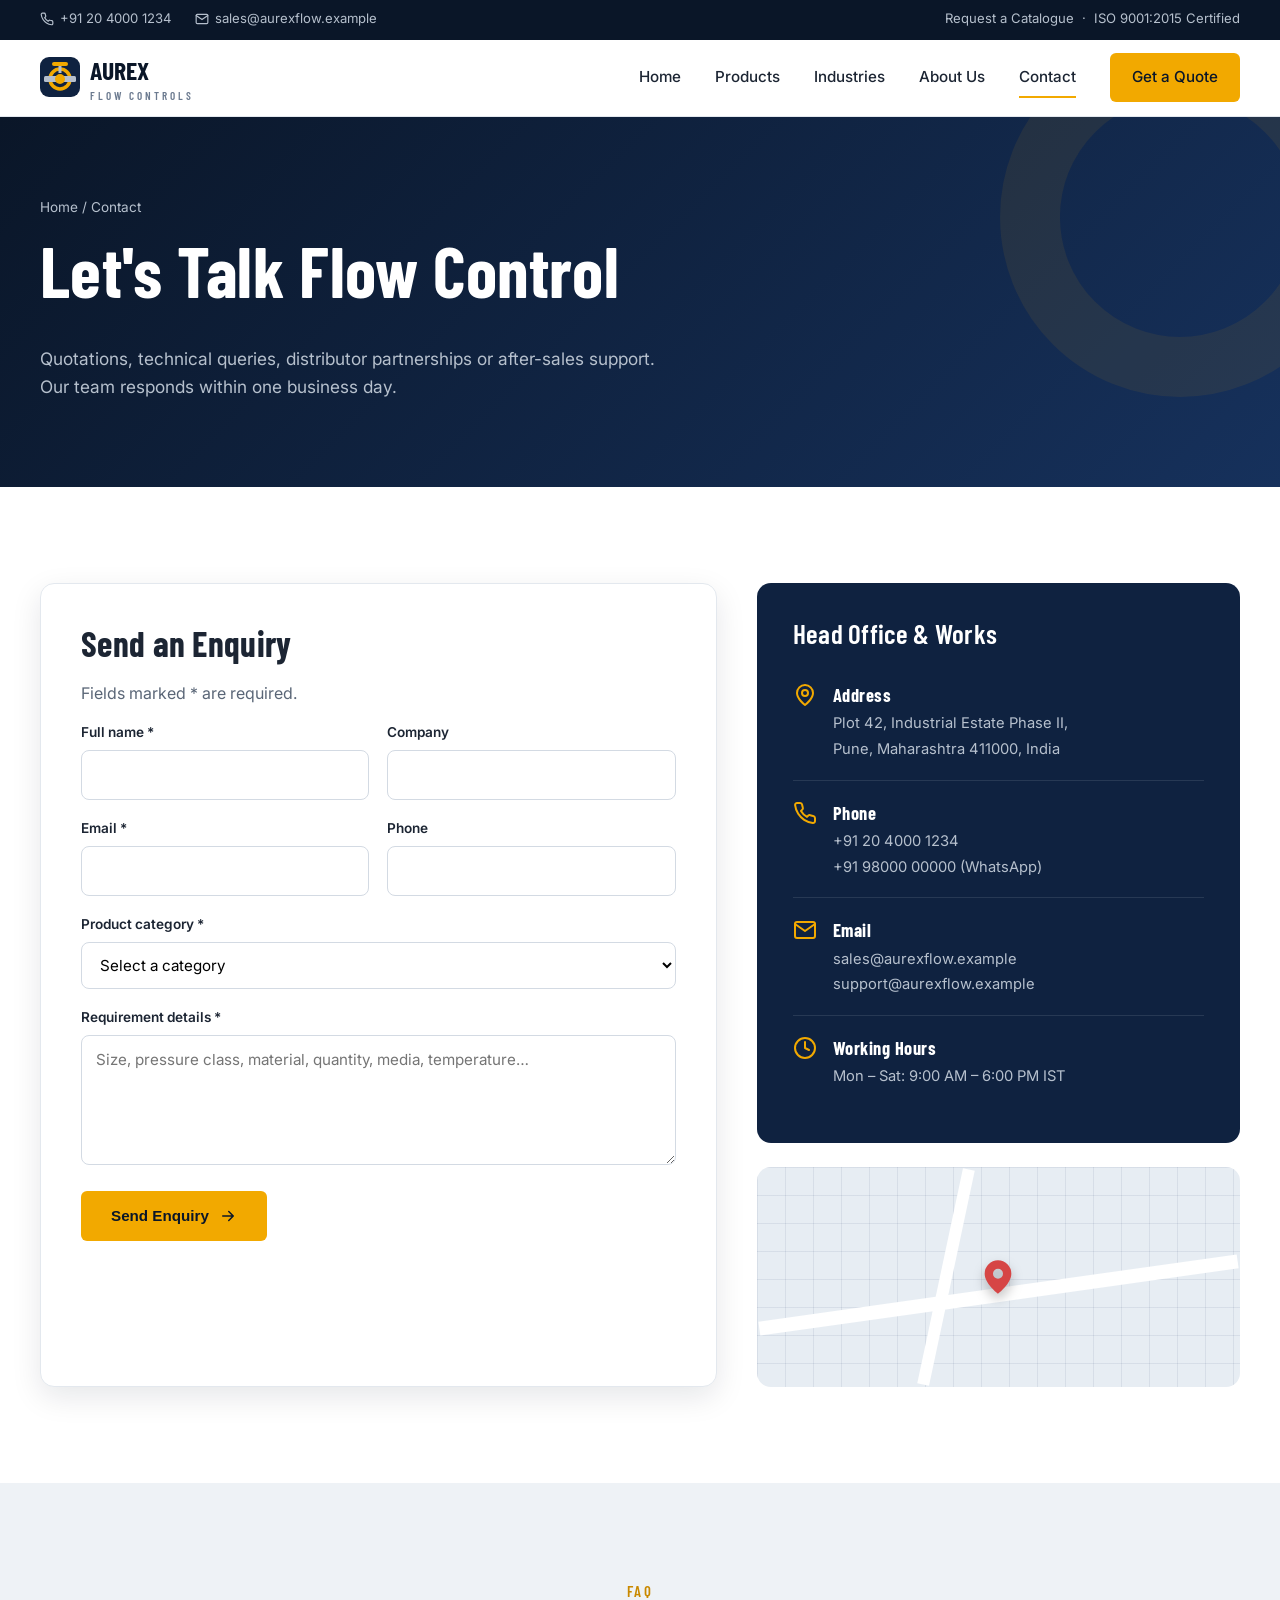
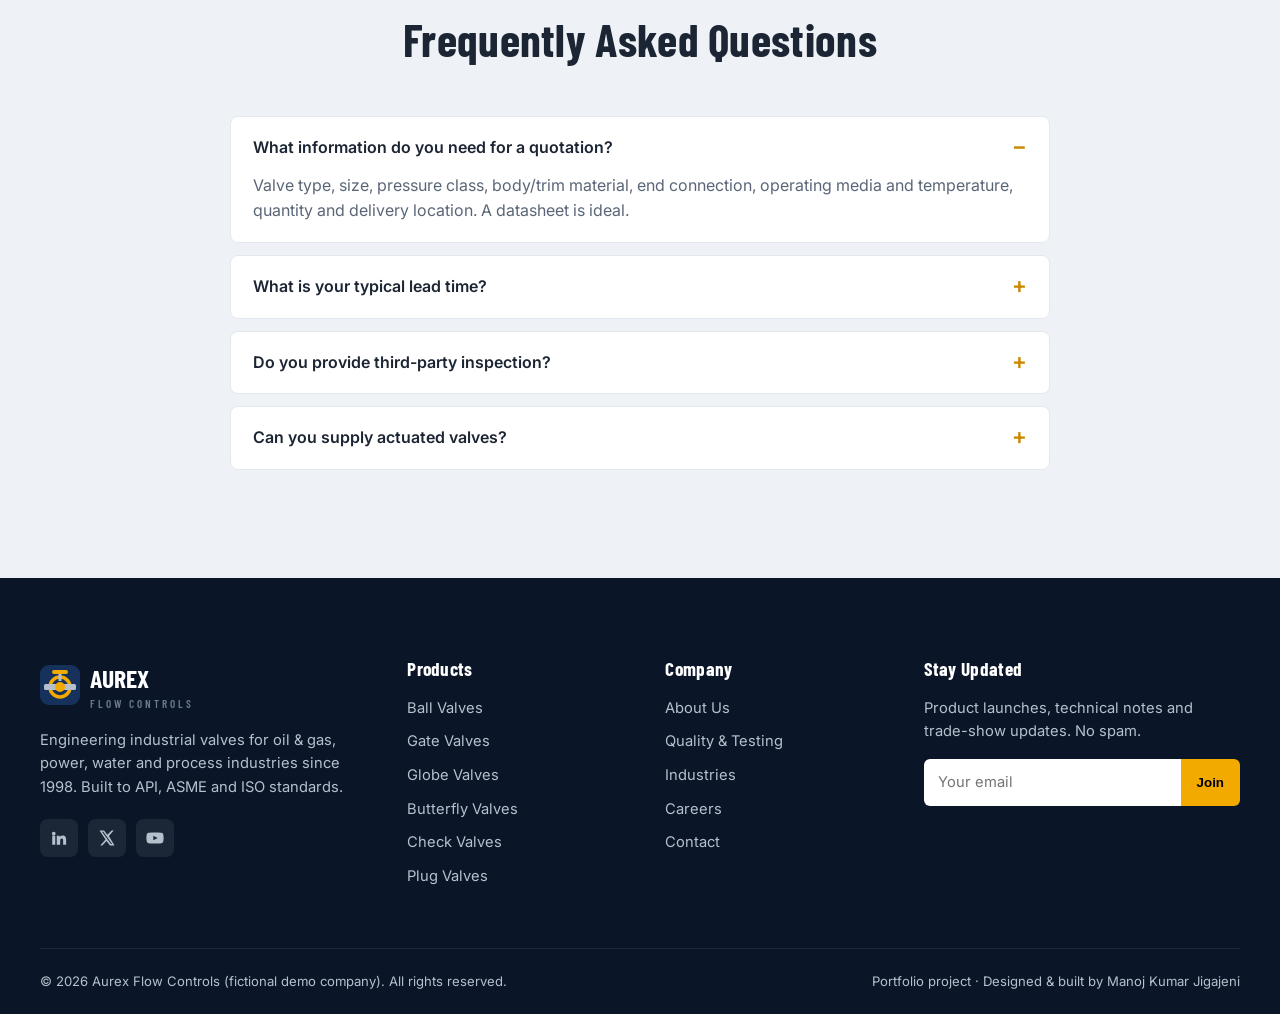
<file: contact.html>
<!DOCTYPE html>
<html lang="en">
<head>
  <meta charset="UTF-8">
  <meta name="viewport" content="width=device-width, initial-scale=1.0">
  <title>Contact | Aurex Flow Controls</title>
  <meta name="description" content="Contact Aurex Flow Controls for valve quotations, technical support and distributor enquiries.">
  <link rel="icon" href="assets/ball.svg" type="image/svg+xml">
  <link rel="preconnect" href="https://fonts.googleapis.com">
  <link rel="preconnect" href="https://fonts.gstatic.com" crossorigin>
  <link href="https://fonts.googleapis.com/css2?family=Barlow+Condensed:wght@500;600;700&family=Inter:wght@400;500;600;700&display=swap" rel="stylesheet">
  <link rel="stylesheet" href="css/style.css">
</head>
<body data-page="contact">
  <div id="site-header"></div>

  <main>
    <section class="page-hero">
      <div class="container">
        <div class="breadcrumb"><a href="index.html">Home</a> / Contact</div>
        <h1>Let's Talk Flow Control</h1>
        <p>Quotations, technical queries, distributor partnerships or after-sales support. Our team responds within one business day.</p>
      </div>
    </section>

    <section class="section" id="enquiry">
      <div class="container contact-grid">
        <div class="form-card reveal">
          <h2 style="font-size:2.2rem">Send an Enquiry</h2>
          <p style="color:var(--muted)">Fields marked * are required.</p>
          <div class="form-success" id="form-success" role="status"></div>
          <form id="enquiry-form" novalidate>
            <div class="form-row">
              <div class="field">
                <label for="name">Full name *</label>
                <input id="name" name="name" type="text" autocomplete="name">
                <div class="err"></div>
              </div>
              <div class="field">
                <label for="company">Company</label>
                <input id="company" name="company" type="text" autocomplete="organization">
              </div>
            </div>
            <div class="form-row">
              <div class="field">
                <label for="email">Email *</label>
                <input id="email" name="email" type="email" autocomplete="email">
                <div class="err"></div>
              </div>
              <div class="field">
                <label for="phone">Phone</label>
                <input id="phone" name="phone" type="tel" autocomplete="tel">
                <div class="err"></div>
              </div>
            </div>
            <div class="field">
              <label for="category">Product category *</label>
              <select id="category" name="category">
                <option value="">Select a category</option>
                <option>Ball Valves</option>
                <option>Gate Valves</option>
                <option>Globe Valves</option>
                <option>Butterfly Valves</option>
                <option>Check Valves</option>
                <option>Plug Valves</option>
                <option>Custom / Other</option>
              </select>
              <div class="err"></div>
            </div>
            <div class="field">
              <label for="message">Requirement details *</label>
              <textarea id="message" name="message" placeholder="Size, pressure class, material, quantity, media, temperature…"></textarea>
              <div class="err"></div>
            </div>
            <button type="submit" class="btn btn--primary">Send Enquiry
              <svg viewBox="0 0 24 24" fill="none" stroke="currentColor" stroke-width="2" stroke-linecap="round" stroke-linejoin="round"><path d="M5 12h14M13 6l6 6-6 6"/></svg>
            </button>
          </form>
        </div>

        <aside class="reveal">
          <div class="info-card">
            <h3 style="font-size:1.7rem">Head Office &amp; Works</h3>
            <div class="info-item">
              <svg viewBox="0 0 24 24" fill="none" stroke="currentColor" stroke-width="2" stroke-linecap="round" stroke-linejoin="round"><path d="M20 10c0 6-8 12-8 12S4 16 4 10a8 8 0 0 1 16 0z"/><circle cx="12" cy="10" r="3"/></svg>
              <div><strong>Address</strong><span>Plot 42, Industrial Estate Phase II,<br>Pune, Maharashtra 411000, India</span></div>
            </div>
            <div class="info-item">
              <svg viewBox="0 0 24 24" fill="none" stroke="currentColor" stroke-width="2" stroke-linecap="round" stroke-linejoin="round"><path d="M22 16.9v3a2 2 0 0 1-2.2 2 19.8 19.8 0 0 1-8.6-3.1 19.5 19.5 0 0 1-6-6A19.8 19.8 0 0 1 2.1 4.2 2 2 0 0 1 4.1 2h3a2 2 0 0 1 2 1.7c.1 1 .4 1.9.7 2.8a2 2 0 0 1-.5 2.1L8 9.9a16 16 0 0 0 6 6l1.3-1.3a2 2 0 0 1 2.1-.4c.9.3 1.8.6 2.8.7a2 2 0 0 1 1.7 2z"/></svg>
              <div><strong>Phone</strong><span>+91 20 4000 1234<br>+91 98000 00000 (WhatsApp)</span></div>
            </div>
            <div class="info-item">
              <svg viewBox="0 0 24 24" fill="none" stroke="currentColor" stroke-width="2" stroke-linecap="round" stroke-linejoin="round"><rect x="2" y="4" width="20" height="16" rx="2"/><path d="m22 6-10 7L2 6"/></svg>
              <div><strong>Email</strong><span>sales@aurexflow.example<br>support@aurexflow.example</span></div>
            </div>
            <div class="info-item">
              <svg viewBox="0 0 24 24" fill="none" stroke="currentColor" stroke-width="2" stroke-linecap="round" stroke-linejoin="round"><circle cx="12" cy="12" r="10"/><path d="M12 6v6l4 2"/></svg>
              <div><strong>Working Hours</strong><span>Mon – Sat: 9:00 AM – 6:00 PM IST</span></div>
            </div>
          </div>
          <div class="map" aria-label="Map placeholder">
            <svg class="pin" viewBox="0 0 24 24" fill="currentColor"><path d="M12 2a8 8 0 0 0-8 8c0 6 8 12 8 12s8-6 8-12a8 8 0 0 0-8-8zm0 11a3 3 0 1 1 0-6 3 3 0 0 1 0 6z"/></svg>
          </div>
        </aside>
      </div>
    </section>

    <section class="section section--alt">
      <div class="container" style="max-width:820px">
        <div class="section-head center reveal">
          <span class="eyebrow">FAQ</span>
          <h2>Frequently Asked Questions</h2>
        </div>
        <div class="faq reveal">
          <details open>
            <summary>What information do you need for a quotation?</summary>
            <p>Valve type, size, pressure class, body/trim material, end connection, operating media and temperature, quantity and delivery location. A datasheet is ideal.</p>
          </details>
          <details>
            <summary>What is your typical lead time?</summary>
            <p>Standard sizes in carbon and stainless steel ship from stock within 1–2 weeks. Made-to-order and special alloys typically take 8–14 weeks.</p>
          </details>
          <details>
            <summary>Do you provide third-party inspection?</summary>
            <p>Yes. We regularly work with TÜV, Bureau Veritas, Lloyd's, DNV and customer-nominated inspectors, with full MTC 3.1 / 3.2 documentation.</p>
          </details>
          <details>
            <summary>Can you supply actuated valves?</summary>
            <p>Yes. We supply complete packages with pneumatic, electric or hydraulic actuators, positioners, limit switches and solenoid valves, fully tested together.</p>
          </details>
        </div>
      </div>
    </section>
  </main>

  <div id="site-footer"></div>
  <script src="js/main.js"></script>
</body>
</html>
</file>
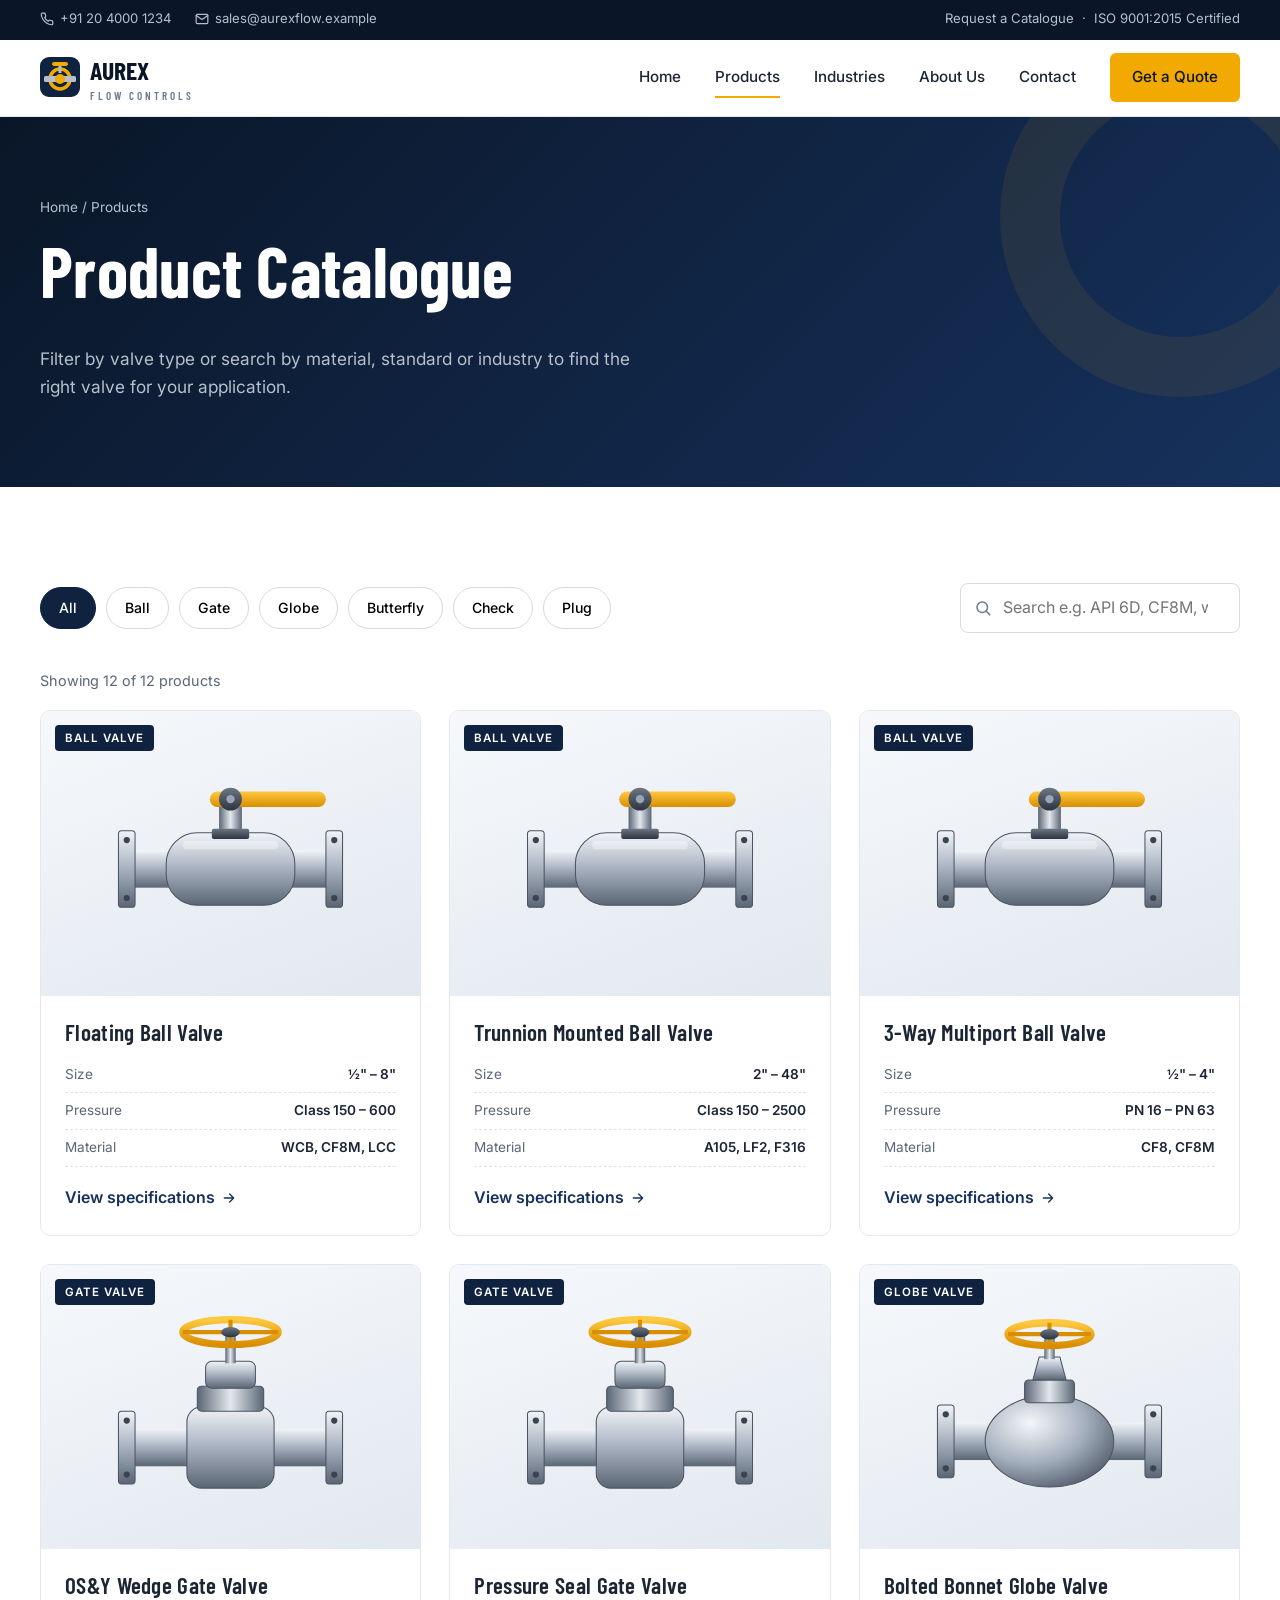
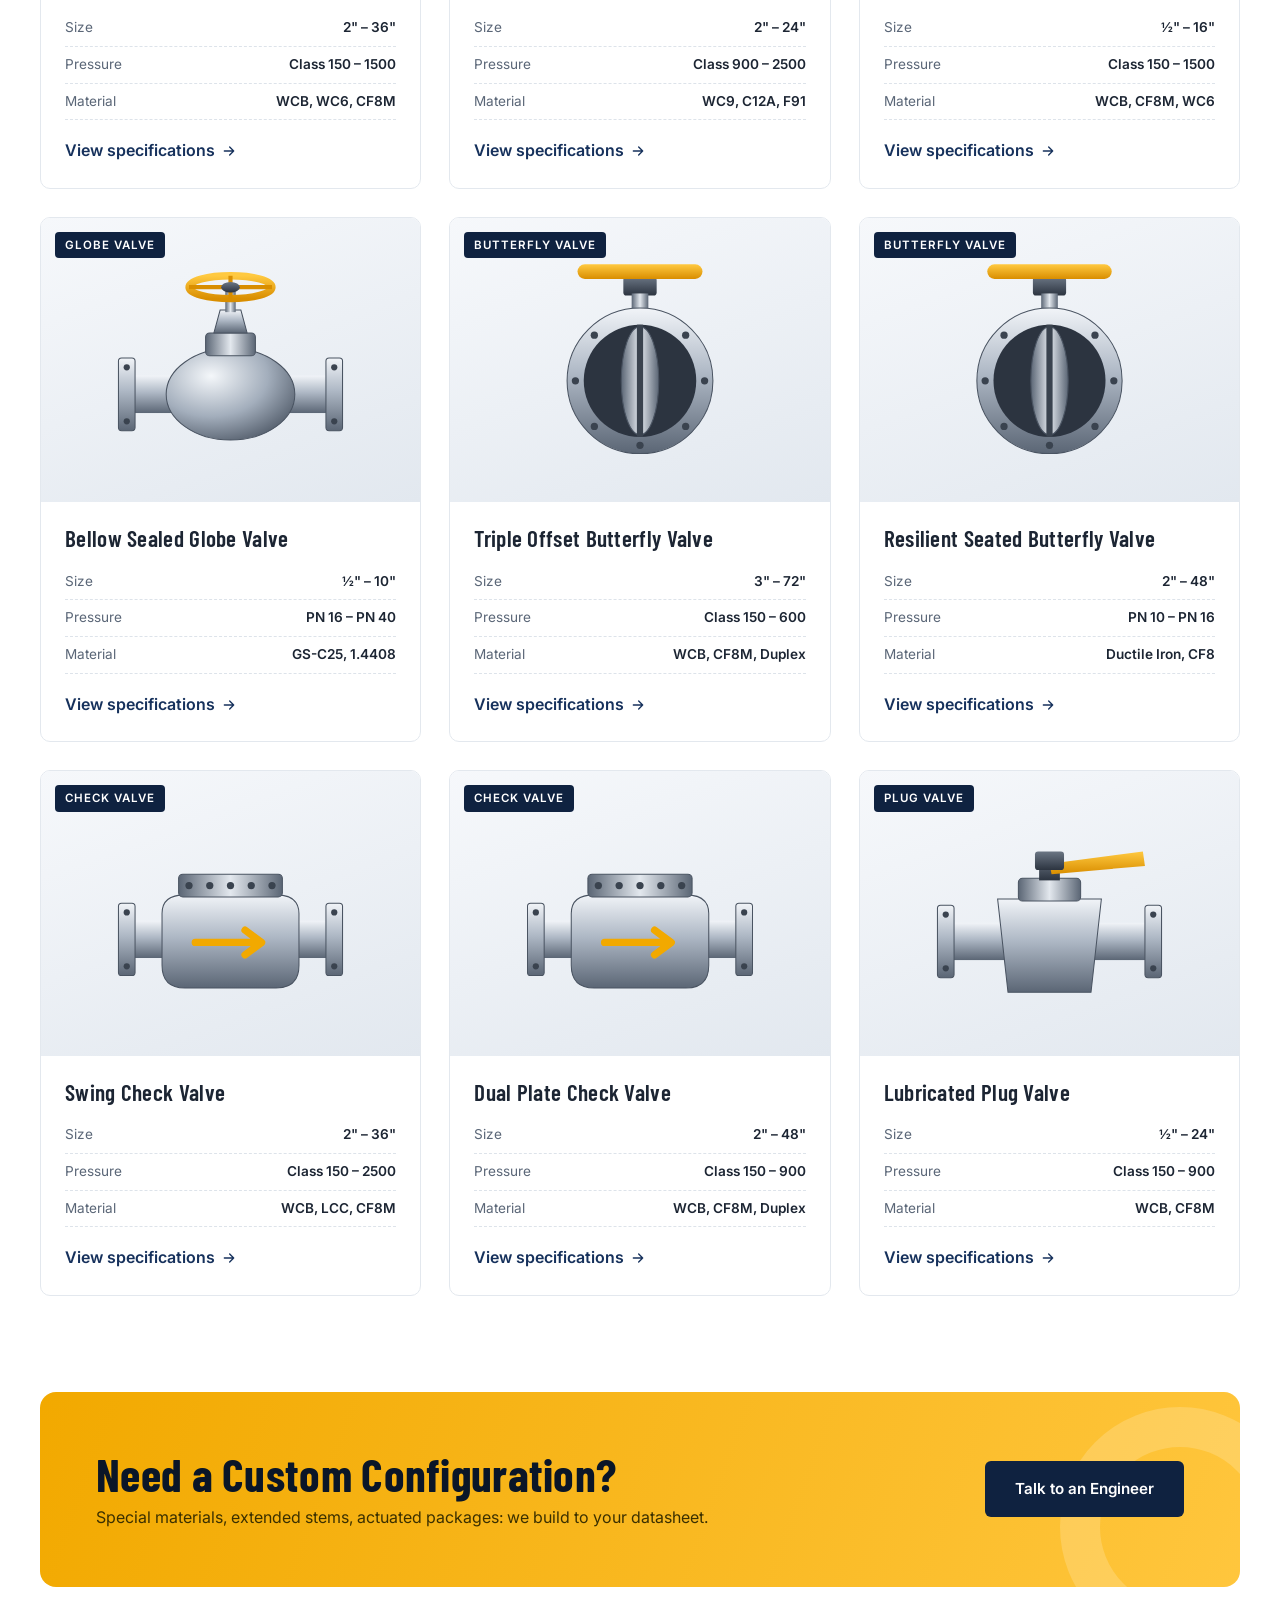
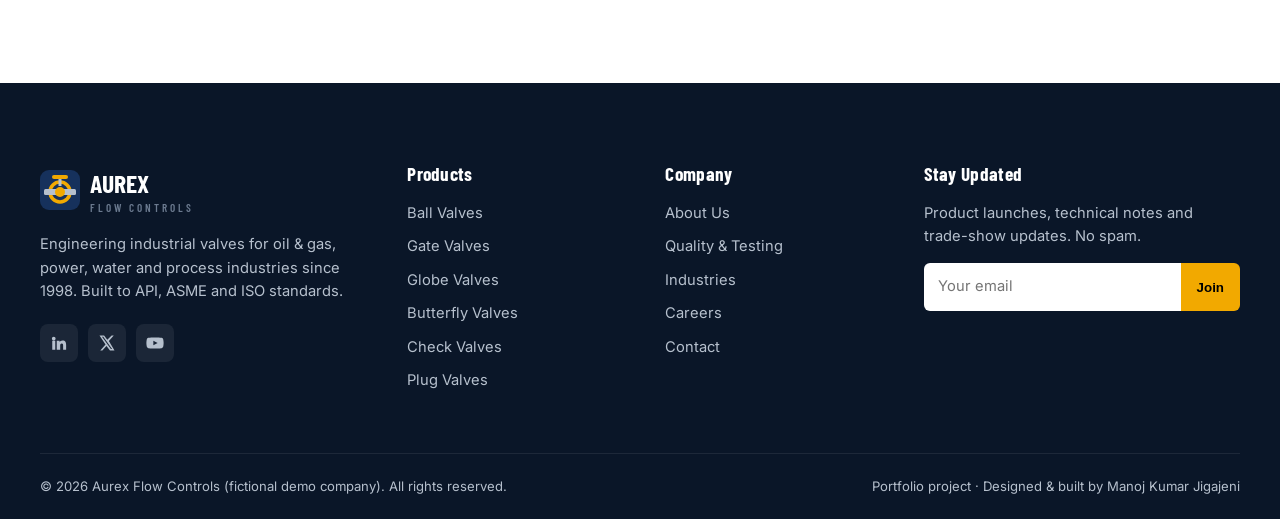
<file: products.html>
<!DOCTYPE html>
<html lang="en">
<head>
  <meta charset="UTF-8">
  <meta name="viewport" content="width=device-width, initial-scale=1.0">
  <title>Products | Aurex Flow Controls</title>
  <meta name="description" content="Browse Aurex ball, gate, globe, butterfly, check and plug valves with full specifications.">
  <link rel="icon" href="assets/ball.svg" type="image/svg+xml">
  <link rel="preconnect" href="https://fonts.googleapis.com">
  <link rel="preconnect" href="https://fonts.gstatic.com" crossorigin>
  <link href="https://fonts.googleapis.com/css2?family=Barlow+Condensed:wght@500;600;700&family=Inter:wght@400;500;600;700&display=swap" rel="stylesheet">
  <link rel="stylesheet" href="css/style.css">
</head>
<body data-page="products">
  <div id="site-header"></div>

  <main>
    <section class="page-hero">
      <div class="container">
        <div class="breadcrumb"><a href="index.html">Home</a> / Products</div>
        <h1>Product Catalogue</h1>
        <p>Filter by valve type or search by material, standard or industry to find the right valve for your application.</p>
      </div>
    </section>

    <section class="section">
      <div class="container">
        <div class="toolbar">
          <div class="filters" role="group" aria-label="Filter by valve type">
            <button class="filter active" data-type="all">All</button>
            <button class="filter" data-type="ball">Ball</button>
            <button class="filter" data-type="gate">Gate</button>
            <button class="filter" data-type="globe">Globe</button>
            <button class="filter" data-type="butterfly">Butterfly</button>
            <button class="filter" data-type="check">Check</button>
            <button class="filter" data-type="plug">Plug</button>
          </div>
          <label class="search">
            <svg viewBox="0 0 24 24" fill="none" stroke="currentColor" stroke-width="2" stroke-linecap="round"><circle cx="11" cy="11" r="7"/><path d="m21 21-4.3-4.3"/></svg>
            <input type="search" id="search" placeholder="Search e.g. API 6D, CF8M, water…" aria-label="Search products">
          </label>
        </div>
        <p class="result-count" id="result-count"></p>
        <div class="grid-3" id="product-grid"></div>
        <div class="empty" id="empty">
          <h3>No matching products</h3>
          <p>Try a different keyword, or <a href="contact.html#enquiry" style="color:var(--amber-dark);font-weight:600">ask our engineers</a> for a custom solution.</p>
        </div>
      </div>
    </section>

    <section style="padding-bottom:96px">
      <div class="container">
        <div class="cta">
          <div>
            <h2>Need a Custom Configuration?</h2>
            <p>Special materials, extended stems, actuated packages: we build to your datasheet.</p>
          </div>
          <a href="contact.html#enquiry" class="btn btn--dark">Talk to an Engineer</a>
        </div>
      </div>
    </section>
  </main>

  <div class="modal" id="modal" role="dialog" aria-modal="true" aria-labelledby="modal-title">
    <div class="modal-backdrop" data-close></div>
    <div class="modal-box">
      <button class="modal-close" data-close aria-label="Close">×</button>
      <div class="modal-media"></div>
      <div class="modal-content"></div>
    </div>
  </div>

  <div id="site-footer"></div>
  <script src="js/main.js"></script>
</body>
</html>
</file>
<file: css/style.css>
/* ==========================================================
   Aurex Flow Controls — demo site stylesheet
   ========================================================== */
:root {
  --navy-900: #0a1628;
  --navy-800: #0f2240;
  --navy-700: #16315c;
  --steel-500: #6b7a8f;
  --steel-300: #b6c0cd;
  --steel-100: #eef2f6;
  --amber: #f2a900;
  --amber-dark: #c98900;
  --white: #ffffff;
  --text: #1c2533;
  --muted: #5a6677;
  --radius: 10px;
  --shadow: 0 10px 30px rgba(10, 22, 40, .10);
  --shadow-lg: 0 20px 50px rgba(10, 22, 40, .18);
  --max: 1200px;
  --head: "Barlow Condensed", "Arial Narrow", sans-serif;
  --body: "Inter", system-ui, -apple-system, sans-serif;
}

*, *::before, *::after { box-sizing: border-box; }
html { scroll-behavior: smooth; }
body {
  margin: 0;
  font-family: var(--body);
  color: var(--text);
  background: var(--white);
  line-height: 1.6;
  -webkit-font-smoothing: antialiased;
}
img { max-width: 100%; display: block; }
a { color: inherit; text-decoration: none; }
h1, h2, h3, h4 { font-family: var(--head); line-height: 1.1; margin: 0 0 .5em; letter-spacing: .3px; }
h1 { font-size: clamp(2.6rem, 6vw, 4.4rem); font-weight: 700; }
h2 { font-size: clamp(2rem, 4vw, 2.9rem); font-weight: 700; }
h3 { font-size: 1.45rem; font-weight: 600; }
p { margin: 0 0 1em; }

.container { width: min(var(--max), 100% - 32px); margin-inline: auto; }
.section { padding: 96px 0; }
.section--alt { background: var(--steel-100); }
.section--dark { background: var(--navy-900); color: var(--white); }
.eyebrow {
  display: inline-block;
  font-family: var(--head);
  font-weight: 600;
  text-transform: uppercase;
  letter-spacing: 2.5px;
  color: var(--amber-dark);
  font-size: .95rem;
  margin-bottom: 10px;
}
.section--dark .eyebrow { color: var(--amber); }
.section-head { max-width: 680px; margin-bottom: 52px; }
.section-head.center { margin-inline: auto; text-align: center; }
.section-head p { color: var(--muted); font-size: 1.05rem; }
.section--dark .section-head p { color: var(--steel-300); }

/* ---------- Buttons ---------- */
.btn {
  display: inline-flex; align-items: center; gap: 10px;
  padding: 14px 28px;
  border-radius: 6px;
  font-weight: 600;
  font-size: .95rem;
  border: 2px solid transparent;
  cursor: pointer;
  transition: transform .2s, background .2s, color .2s, border-color .2s, box-shadow .2s;
}
.btn:hover { transform: translateY(-2px); }
.btn--primary { background: var(--amber); color: var(--navy-900); }
.btn--primary:hover { background: #ffbb1f; box-shadow: 0 8px 20px rgba(242, 169, 0, .35); }
.btn--ghost { border-color: rgba(255,255,255,.4); color: var(--white); }
.btn--ghost:hover { border-color: var(--white); background: rgba(255,255,255,.08); }
.btn--dark { background: var(--navy-800); color: var(--white); }
.btn--dark:hover { background: var(--navy-700); }
.btn svg { width: 18px; height: 18px; }

/* ---------- Top bar & header ---------- */
.topbar { background: var(--navy-900); color: var(--steel-300); font-size: .82rem; }
.topbar .container { display: flex; justify-content: space-between; gap: 16px; padding: 8px 0; flex-wrap: wrap; }
.topbar span { display: inline-flex; gap: 6px; align-items: center; margin-right: 20px; }
.topbar a:hover { color: var(--amber); }

.header {
  position: sticky; top: env(safe-area-inset-top, 0px); z-index: 50;
  background: rgba(255,255,255,.96);
  backdrop-filter: blur(8px);
  border-bottom: 1px solid #e3e8ee;
  transition: box-shadow .3s;
}
.header.scrolled { box-shadow: 0 6px 20px rgba(10,22,40,.08); }
.header .container { display: flex; align-items: center; justify-content: space-between; height: 76px; }
.logo { display: flex; align-items: center; gap: 10px; font-family: var(--head); font-weight: 700; font-size: 1.6rem; color: var(--navy-900); }
.logo-mark { width: 40px; height: 40px; }
.logo small { display: block; font-size: .7rem; letter-spacing: 3px; color: var(--steel-500); font-weight: 600; margin-top: -4px; }
.nav { display: flex; align-items: center; gap: 34px; }
.nav a { font-weight: 500; font-size: .95rem; position: relative; padding: 6px 0; }
.nav a:not(.btn)::after {
  content: ""; position: absolute; left: 0; bottom: -2px; height: 2px; width: 0;
  background: var(--amber); transition: width .25s;
}
.nav a:not(.btn):hover::after, .nav a.active::after { width: 100%; }
.nav .btn { padding: 10px 20px; }
.nav-toggle { display: none; background: none; border: 0; cursor: pointer; padding: 8px; }
.nav-toggle span { display: block; width: 26px; height: 2px; background: var(--navy-900); margin: 6px 0; transition: .3s; }

/* ---------- Hero ---------- */
.hero {
  position: relative; overflow: hidden;
  background:
    radial-gradient(circle at 80% 40%, rgba(242,169,0,.14), transparent 45%),
    linear-gradient(135deg, var(--navy-900) 0%, var(--navy-800) 60%, var(--navy-700) 100%);
  color: var(--white);
  padding: 110px 0 130px;
}
.hero::before {
  content: ""; position: absolute; inset: 0;
  background-image:
    linear-gradient(rgba(255,255,255,.04) 1px, transparent 1px),
    linear-gradient(90deg, rgba(255,255,255,.04) 1px, transparent 1px);
  background-size: 48px 48px;
  mask-image: linear-gradient(to bottom, #000 40%, transparent);
}
.hero .container { position: relative; display: grid; grid-template-columns: 1.1fr .9fr; gap: 48px; align-items: center; }
.hero h1 span { color: var(--amber); }
.hero p.lead { font-size: 1.15rem; color: var(--steel-300); max-width: 560px; margin-bottom: 34px; }
.hero-actions { display: flex; gap: 14px; flex-wrap: wrap; }
.hero-badges { display: flex; gap: 22px; margin-top: 44px; flex-wrap: wrap; }
.hero-badges div { display: flex; align-items: center; gap: 8px; font-size: .88rem; color: var(--steel-300); }
.hero-badges svg { width: 20px; height: 20px; color: var(--amber); flex: none; }
.hero-visual { position: relative; }
.hero-visual .ring {
  position: absolute; inset: 6% 6%; border-radius: 50%;
  border: 1px dashed rgba(242,169,0,.35);
  animation: spin 40s linear infinite;
}
.hero-visual img { position: relative; width: 100%; filter: drop-shadow(0 30px 40px rgba(0,0,0,.45)); animation: float 6s ease-in-out infinite; }
.hero-chip {
  position: absolute; background: rgba(255,255,255,.08); border: 1px solid rgba(255,255,255,.15);
  backdrop-filter: blur(10px); border-radius: 10px; padding: 12px 16px; font-size: .82rem;
}
.hero-chip strong { display: block; font-family: var(--head); font-size: 1.5rem; color: var(--amber); line-height: 1; }
.hero-chip.c1 { top: 8%; left: -4%; }
.hero-chip.c2 { bottom: 6%; right: -2%; }
@keyframes float { 50% { transform: translateY(-14px); } }
@keyframes spin { to { transform: rotate(360deg); } }

/* ---------- Page hero (inner pages) ---------- */
.page-hero {
  background: linear-gradient(135deg, var(--navy-900), var(--navy-700));
  color: var(--white); padding: 80px 0 70px; position: relative; overflow: hidden;
}
.page-hero::after {
  content: ""; position: absolute; right: -80px; top: -80px; width: 360px; height: 360px;
  border-radius: 50%; border: 60px solid rgba(242,169,0,.08);
}
.page-hero p { color: var(--steel-300); max-width: 620px; font-size: 1.08rem; }
.breadcrumb { font-size: .85rem; color: var(--steel-300); margin-bottom: 14px; }
.breadcrumb a:hover { color: var(--amber); }

/* ---------- Stats ---------- */
.stats { margin-top: -64px; position: relative; z-index: 2; }
.stats-grid {
  display: grid; grid-template-columns: repeat(4, 1fr);
  background: var(--white); border-radius: var(--radius); box-shadow: var(--shadow-lg); overflow: hidden;
}
.stat { padding: 34px 28px; text-align: center; border-right: 1px solid #e8edf2; }
.stat:last-child { border-right: 0; }
.stat .num { font-family: var(--head); font-size: 3rem; font-weight: 700; color: var(--navy-800); line-height: 1; }
.stat .num sup { color: var(--amber); font-size: 1.6rem; }
.stat p { margin: 8px 0 0; color: var(--muted); font-size: .9rem; }

/* ---------- Product cards ---------- */
.grid-3 { display: grid; grid-template-columns: repeat(3, 1fr); gap: 28px; }
.grid-4 { display: grid; grid-template-columns: repeat(4, 1fr); gap: 24px; }
.card {
  background: var(--white); border: 1px solid #e3e8ee; border-radius: var(--radius);
  overflow: hidden; transition: transform .3s, box-shadow .3s, border-color .3s;
  display: flex; flex-direction: column;
}
.card:hover { transform: translateY(-6px); box-shadow: var(--shadow-lg); border-color: transparent; }
.card-media {
  background: linear-gradient(160deg, #f6f8fb, #e2e8ef);
  padding: 30px; aspect-ratio: 4 / 3; display: grid; place-items: center; position: relative;
}
.card-media img { width: 78%; transition: transform .4s; }
.card:hover .card-media img { transform: scale(1.06) rotate(-2deg); }
.tag {
  position: absolute; top: 14px; left: 14px; background: var(--navy-800); color: var(--white);
  font-size: .72rem; font-weight: 600; letter-spacing: 1px; text-transform: uppercase;
  padding: 4px 10px; border-radius: 4px;
}
.card-body { padding: 24px; display: flex; flex-direction: column; flex: 1; }
.card-body p { color: var(--muted); font-size: .94rem; flex: 1; }
.card-link { font-weight: 600; color: var(--navy-700); display: inline-flex; gap: 6px; align-items: center; font-size: .92rem; }
.card-link:hover { color: var(--amber-dark); }
.card-link svg { width: 16px; height: 16px; transition: transform .2s; }
.card:hover .card-link svg { transform: translateX(4px); }
.specs { list-style: none; padding: 0; margin: 0 0 18px; font-size: .85rem; }
.specs li { display: flex; justify-content: space-between; padding: 7px 0; border-bottom: 1px dashed #dde3ea; gap: 12px; }
.specs li span:first-child { color: var(--muted); }
.specs li span:last-child { font-weight: 600; text-align: right; }

/* ---------- Features ---------- */
.split { display: grid; grid-template-columns: 1fr 1fr; gap: 64px; align-items: center; }
.feature-list { display: grid; gap: 22px; margin-top: 30px; }
.feature { display: flex; gap: 18px; }
.feature .icon {
  flex: none; width: 52px; height: 52px; border-radius: 10px; display: grid; place-items: center;
  background: rgba(242,169,0,.14); color: var(--amber-dark);
}
.feature .icon svg { width: 26px; height: 26px; }
.feature h4 { font-size: 1.2rem; margin-bottom: 4px; }
.feature p { color: var(--muted); margin: 0; font-size: .94rem; }
.media-frame {
  position: relative; border-radius: 14px; overflow: hidden; background: var(--navy-800);
  aspect-ratio: 1 / 1; display: grid; place-items: center;
}
.media-frame::before {
  content: ""; position: absolute; inset: 0;
  background: repeating-linear-gradient(45deg, rgba(255,255,255,.03) 0 2px, transparent 2px 14px);
}
.media-frame img { width: 70%; position: relative; filter: drop-shadow(0 20px 30px rgba(0,0,0,.5)); }
.media-badge {
  position: absolute; bottom: 24px; left: 24px; background: var(--amber); color: var(--navy-900);
  padding: 16px 20px; border-radius: 8px; font-family: var(--head); font-weight: 700; line-height: 1.1;
}
.media-badge strong { font-size: 2.4rem; display: block; }

/* ---------- Industries ---------- */
.industry {
  position: relative; padding: 30px 26px; border-radius: var(--radius);
  background: var(--navy-800); border: 1px solid rgba(255,255,255,.07);
  transition: background .3s, transform .3s;
}
.industry:hover { background: var(--navy-700); transform: translateY(-4px); }
.industry .icon { width: 46px; height: 46px; color: var(--amber); margin-bottom: 18px; }
.industry h3 { font-size: 1.3rem; }
.industry p { color: var(--steel-300); font-size: .9rem; margin: 0; }

/* ---------- Certifications ---------- */
.certs { display: flex; flex-wrap: wrap; justify-content: center; gap: 18px; }
.cert {
  display: flex; align-items: center; gap: 12px; padding: 16px 22px;
  background: var(--white); border: 1px solid #e3e8ee; border-radius: 8px;
  font-family: var(--head); font-weight: 600; font-size: 1.15rem; color: var(--navy-800);
}
.cert svg { width: 28px; height: 28px; color: var(--amber-dark); }
.cert small { display: block; font-family: var(--body); font-size: .72rem; color: var(--muted); font-weight: 500; }

/* ---------- Testimonials ---------- */
.quote { background: var(--white); border-radius: var(--radius); padding: 32px; box-shadow: var(--shadow); position: relative; }
.quote::before { content: "\201C"; position: absolute; top: 4px; right: 22px; font-size: 5rem; color: rgba(242,169,0,.25); font-family: Georgia, serif; }
.quote p { font-size: .98rem; color: var(--text); }
.quote .who { display: flex; align-items: center; gap: 12px; margin-top: 18px; }
.avatar { width: 44px; height: 44px; border-radius: 50%; background: var(--navy-700); color: var(--white); display: grid; place-items: center; font-weight: 700; }
.who strong { display: block; font-size: .95rem; }
.who span { font-size: .82rem; color: var(--muted); }

/* ---------- CTA ---------- */
.cta {
  background: linear-gradient(110deg, var(--amber) 0%, #ffc63d 100%);
  border-radius: 16px; padding: 56px; display: flex; justify-content: space-between; align-items: center; gap: 30px;
  position: relative; overflow: hidden;
}
.cta::after { content: ""; position: absolute; right: -60px; bottom: -60px; width: 240px; height: 240px; border-radius: 50%; border: 40px solid rgba(255,255,255,.18); }
.cta h2 { color: var(--navy-900); margin-bottom: 6px; }
.cta p { margin: 0; color: #3b3000; }
.cta .btn { position: relative; z-index: 1; flex: none; }

/* ---------- Products page ---------- */
.toolbar { display: flex; justify-content: space-between; gap: 20px; flex-wrap: wrap; margin-bottom: 36px; align-items: center; }
.filters { display: flex; gap: 10px; flex-wrap: wrap; }
.filter {
  padding: 9px 18px; border-radius: 999px; border: 1px solid #d3dae3; background: var(--white);
  font: inherit; font-size: .88rem; font-weight: 500; cursor: pointer; transition: .2s;
}
.filter:hover { border-color: var(--navy-700); }
.filter.active { background: var(--navy-800); color: var(--white); border-color: var(--navy-800); }
.search { position: relative; }
.search input {
  padding: 11px 16px 11px 42px; border: 1px solid #d3dae3; border-radius: 8px; font: inherit; width: 280px; max-width: 100%;
}
.search input:focus { outline: 2px solid var(--amber); border-color: transparent; }
.search svg { position: absolute; left: 14px; top: 50%; transform: translateY(-50%); width: 18px; color: var(--steel-500); }
.result-count { color: var(--muted); font-size: .9rem; margin-bottom: 18px; }
.empty { text-align: center; padding: 60px 0; color: var(--muted); display: none; }

/* Modal */
.modal { position: fixed; inset: 0; z-index: 100; display: none; place-items: center; padding: 20px; }
.modal.open { display: grid; }
.modal-backdrop { position: absolute; inset: 0; background: rgba(10,22,40,.7); backdrop-filter: blur(4px); }
.modal-box {
  position: relative; background: var(--white); border-radius: 14px; max-width: 900px; width: 100%;
  max-height: 90vh; overflow: auto; display: grid; grid-template-columns: 1fr 1.2fr; animation: pop .25s ease;
}
@keyframes pop { from { opacity: 0; transform: scale(.96); } }
.modal-media { background: linear-gradient(160deg, #f6f8fb, #dfe6ee); display: grid; place-items: center; padding: 40px; }
.modal-content { padding: 40px; }
.modal-close {
  position: absolute; top: 14px; right: 14px; width: 38px; height: 38px; border-radius: 50%;
  border: 0; background: var(--steel-100); cursor: pointer; font-size: 1.3rem; line-height: 1;
}
.modal-close:hover { background: var(--amber); }
.chips { display: flex; flex-wrap: wrap; gap: 8px; margin: 14px 0 22px; }
.chip { background: var(--steel-100); padding: 4px 12px; border-radius: 999px; font-size: .78rem; font-weight: 500; }

/* ---------- About ---------- */
.timeline { position: relative; max-width: 820px; margin: 0 auto; }
.timeline::before { content: ""; position: absolute; left: 50%; top: 0; bottom: 0; width: 2px; background: #d3dae3; transform: translateX(-50%); }
.tl-item { position: relative; width: 50%; padding: 0 44px 44px; }
.tl-item:nth-child(odd) { text-align: right; }
.tl-item:nth-child(even) { margin-left: 50%; }
.tl-item::before {
  content: ""; position: absolute; top: 6px; width: 16px; height: 16px; border-radius: 50%;
  background: var(--amber); border: 4px solid var(--white); box-shadow: 0 0 0 2px var(--amber);
}
.tl-item:nth-child(odd)::before { right: -8px; }
.tl-item:nth-child(even)::before { left: -8px; }
.tl-year { font-family: var(--head); font-size: 1.8rem; font-weight: 700; color: var(--navy-700); }
.tl-item p { color: var(--muted); margin: 0; }
.steps { counter-reset: step; }
.step { position: relative; padding: 30px 26px; background: var(--white); border-radius: var(--radius); border: 1px solid #e3e8ee; }
.step::before {
  counter-increment: step; content: "0" counter(step);
  font-family: var(--head); font-size: 2.8rem; font-weight: 700; color: rgba(242,169,0,.35); line-height: 1; display: block; margin-bottom: 10px;
}
.step p { color: var(--muted); font-size: .92rem; margin: 0; }
.values .card-body { text-align: center; }

/* ---------- Contact ---------- */
.contact-grid { display: grid; grid-template-columns: 1.4fr 1fr; gap: 40px; }
.form-card { background: var(--white); border-radius: 14px; padding: 40px; box-shadow: var(--shadow); border: 1px solid #e3e8ee; }
.form-row { display: grid; grid-template-columns: 1fr 1fr; gap: 18px; }
.field { margin-bottom: 18px; }
.field label { display: block; font-size: .85rem; font-weight: 600; margin-bottom: 6px; }
.field input, .field select, .field textarea {
  width: 100%; padding: 12px 14px; border: 1px solid #d3dae3; border-radius: 8px; font: inherit; font-size: .95rem; background: var(--white);
}
.field textarea { min-height: 130px; resize: vertical; }
.field input:focus, .field select:focus, .field textarea:focus { outline: 2px solid var(--amber); border-color: transparent; }
.field.error input, .field.error select, .field.error textarea { border-color: #d64545; }
.field .err { color: #d64545; font-size: .78rem; margin-top: 4px; display: none; }
.field.error .err { display: block; }
.form-success {
  display: none; background: #e8f7ee; border: 1px solid #9fd8b4; color: #1d6b3c;
  padding: 16px 18px; border-radius: 8px; margin-bottom: 20px; font-size: .92rem;
}
.form-success.show { display: block; }
.info-card { background: var(--navy-800); color: var(--white); border-radius: 14px; padding: 36px; }
.info-item { display: flex; gap: 16px; padding: 18px 0; border-bottom: 1px solid rgba(255,255,255,.1); }
.info-item:last-child { border-bottom: 0; }
.info-item svg { width: 24px; height: 24px; color: var(--amber); flex: none; margin-top: 2px; }
.info-item strong { display: block; font-family: var(--head); font-size: 1.15rem; letter-spacing: .5px; }
.info-item span { color: var(--steel-300); font-size: .92rem; }
.map {
  margin-top: 24px; border-radius: 14px; overflow: hidden; height: 220px; position: relative;
  background:
    linear-gradient(rgba(22,49,92,.08) 1px, transparent 1px) 0 0 / 28px 28px,
    linear-gradient(90deg, rgba(22,49,92,.08) 1px, transparent 1px) 0 0 / 28px 28px,
    #e7edf3;
  display: grid; place-items: center;
}
.map::before { content: ""; position: absolute; left: 0; right: 0; top: 55%; height: 14px; background: #fff; transform: rotate(-8deg); }
.map::after { content: ""; position: absolute; top: 0; bottom: 0; left: 38%; width: 12px; background: #fff; transform: rotate(12deg); }
.pin { position: relative; z-index: 1; width: 40px; color: #d64545; filter: drop-shadow(0 6px 6px rgba(0,0,0,.25)); animation: float 3s ease-in-out infinite; }
.faq details { background: var(--white); border: 1px solid #e3e8ee; border-radius: 8px; margin-bottom: 12px; padding: 18px 22px; }
.faq summary { cursor: pointer; font-weight: 600; list-style: none; display: flex; justify-content: space-between; gap: 16px; }
.faq summary::after { content: "+"; font-size: 1.4rem; color: var(--amber-dark); line-height: 1; }
.faq details[open] summary::after { content: "−"; }
.faq details p { margin: 12px 0 0; color: var(--muted); }

/* ---------- Footer ---------- */
.footer { background: var(--navy-900); color: var(--steel-300); padding-top: 80px; font-size: .92rem; }
.footer-grid { display: grid; grid-template-columns: 1.5fr 1fr 1fr 1.2fr; gap: 40px; padding-bottom: 50px; }
.footer .logo { color: var(--white); margin-bottom: 16px; }
.footer h4 { color: var(--white); font-size: 1.2rem; margin-bottom: 18px; }
.footer ul { list-style: none; padding: 0; margin: 0; }
.footer li { margin-bottom: 10px; }
.footer a:hover { color: var(--amber); }
.socials { display: flex; gap: 10px; margin-top: 20px; }
.socials a { width: 38px; height: 38px; border-radius: 8px; background: rgba(255,255,255,.07); display: grid; place-items: center; transition: background .2s; }
.socials a:hover { background: var(--amber); color: var(--navy-900); }
.socials svg { width: 18px; height: 18px; }
.newsletter { display: flex; margin-top: 14px; }
.newsletter input { flex: 1; min-width: 0; padding: 12px 14px; border: 0; border-radius: 6px 0 0 6px; font: inherit; }
.newsletter button { border: 0; background: var(--amber); padding: 0 16px; border-radius: 0 6px 6px 0; font-weight: 600; cursor: pointer; }
.footer-bottom { border-top: 1px solid rgba(255,255,255,.08); padding: 22px 0; display: flex; justify-content: space-between; flex-wrap: wrap; gap: 10px; font-size: .82rem; }

/* ---------- Back to top ---------- */
.to-top {
  position: fixed; right: 22px; bottom: 22px; width: 46px; height: 46px; border-radius: 50%;
  background: var(--amber); color: var(--navy-900); border: 0; cursor: pointer; box-shadow: var(--shadow);
  opacity: 0; pointer-events: none; transform: translateY(10px); transition: .3s; z-index: 40;
}
.to-top.show { opacity: 1; pointer-events: auto; transform: none; }
.to-top svg { width: 20px; height: 20px; }

/* ---------- Reveal on scroll ---------- */
.reveal { opacity: 1; }
.js-motion .reveal:not(.visible) { animation: rise .7s ease both; animation-play-state: paused; }
.js-motion .reveal.visible { animation: rise .7s ease both; }
@keyframes rise { from { transform: translateY(18px); } }
@media (prefers-reduced-motion: reduce) {
  *, *::before, *::after { animation: none !important; transition: none !important; }
  .reveal { opacity: 1; transform: none; }
}

/* ---------- Responsive ---------- */
@media (max-width: 1024px) {
  .grid-4 { grid-template-columns: repeat(2, 1fr); }
  .footer-grid { grid-template-columns: 1fr 1fr; }
}
@media (max-width: 900px) {
  .hero .container, .split, .contact-grid, .modal-box { grid-template-columns: 1fr; }
  .hero-visual { max-width: 460px; margin: 0 auto; }
  .grid-3 { grid-template-columns: repeat(2, 1fr); }
  .stats-grid { grid-template-columns: repeat(2, 1fr); }
  .stat:nth-child(2) { border-right: 0; }
  .stat:nth-child(-n+2) { border-bottom: 1px solid #e8edf2; }
  .cta { flex-direction: column; text-align: center; padding: 40px 28px; }
  .modal-media { padding: 24px; }
  .modal-media img { max-width: 240px; }

  .nav-toggle { display: block; }
  .nav {
    position: absolute; top: 100%; left: 0; right: 0; background: var(--white);
    flex-direction: column; align-items: stretch; gap: 0; padding: 10px 16px 24px;
    border-bottom: 1px solid #e3e8ee; box-shadow: var(--shadow);
    opacity: 0; visibility: hidden; transform: translateY(-10px);
    transition: opacity .25s, transform .25s, visibility .25s;
  }
  .nav.open { opacity: 1; visibility: visible; transform: none; }
  .nav a { padding: 14px 4px; border-bottom: 1px solid #eef2f6; }
  .nav a::after { display: none; }
  .nav .btn { margin-top: 14px; justify-content: center; border-bottom: 0; }
  .nav-toggle.open span:nth-child(1) { transform: translateY(8px) rotate(45deg); }
  .nav-toggle.open span:nth-child(2) { opacity: 0; }
  .nav-toggle.open span:nth-child(3) { transform: translateY(-8px) rotate(-45deg); }

  .timeline::before { left: 8px; }
  .tl-item, .tl-item:nth-child(odd), .tl-item:nth-child(even) { width: 100%; margin-left: 0; text-align: left; padding: 0 0 36px 40px; }
  .tl-item:nth-child(odd)::before, .tl-item:nth-child(even)::before { left: 0; right: auto; }
}
@media (max-width: 600px) {
  .section { padding: 68px 0; }
  .hero { padding: 70px 0 110px; }
  .grid-3, .grid-4, .form-row, .footer-grid { grid-template-columns: 1fr; }
  .hero-chip { display: none; }
  .topbar .hide-sm { display: none; }
  .form-card, .info-card, .modal-content { padding: 26px; }
  .search input { width: 100%; }
  .search { width: 100%; }
}
</file>
